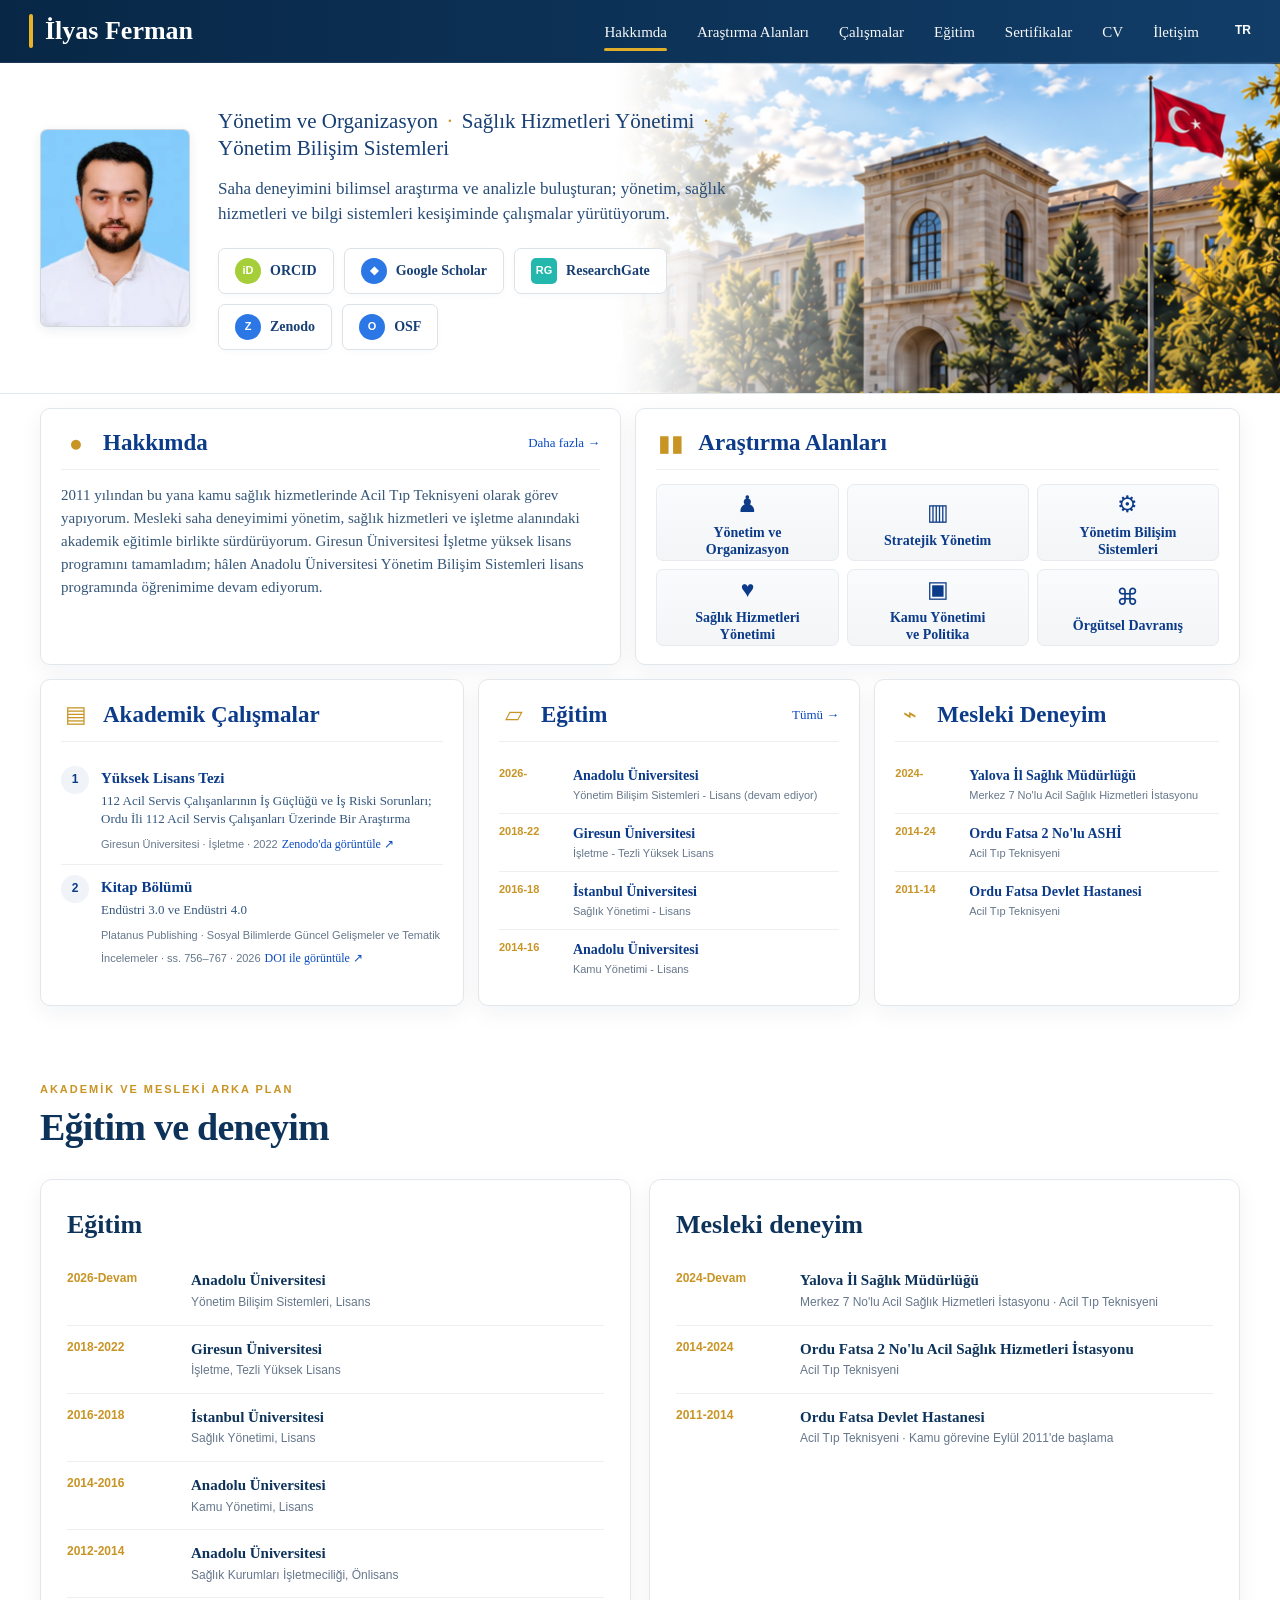
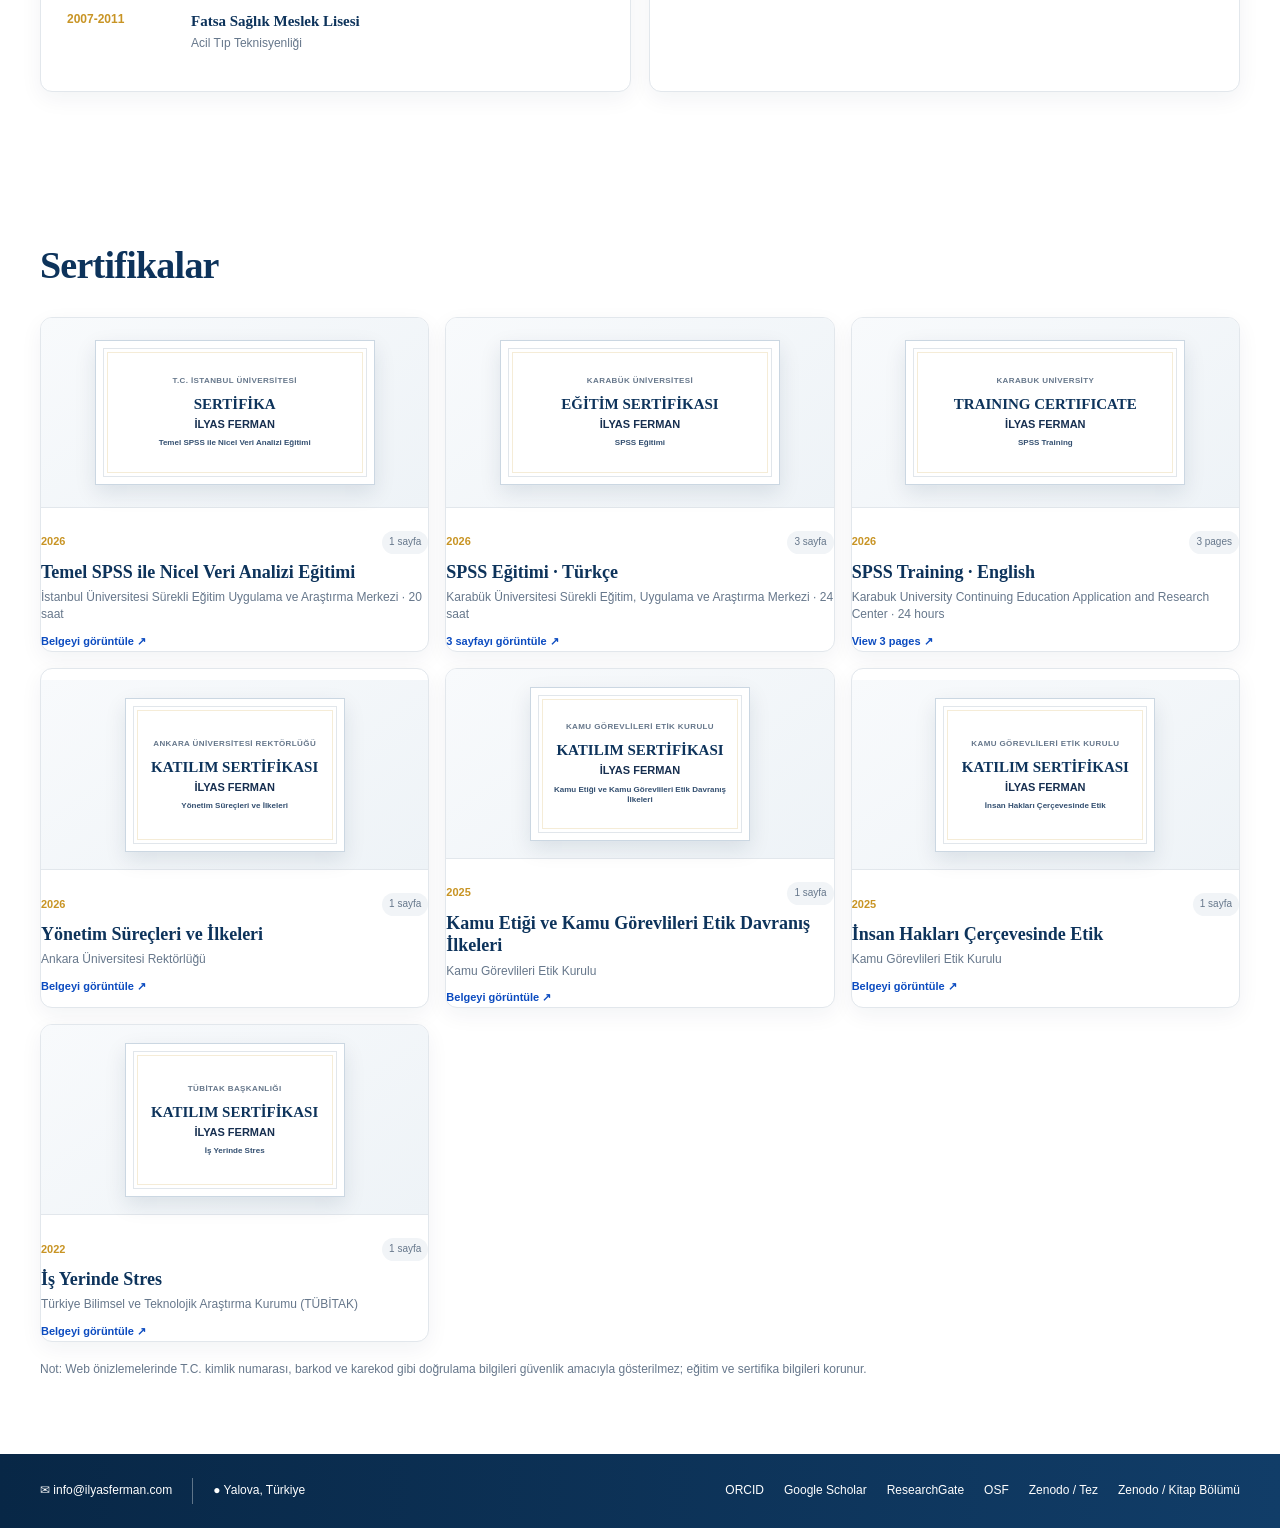
<file: index.html>
<!doctype html>
<html lang="tr">
<head>
  <meta charset="utf-8">
  <meta name="viewport" content="width=device-width, initial-scale=1">
  <title>İlyas Ferman | Yönetim, Sağlık Hizmetleri ve Yönetim Bilişim Sistemleri</title>
  <meta name="description" content="İlyas Ferman'ın akademik ve profesyonel profili. Yönetim ve organizasyon, sağlık hizmetleri yönetimi, yönetim bilişim sistemleri, araştırma alanları, yüksek lisans tezi, kitap bölümleri ve akademik profiller.">
  <meta name="author" content="İlyas Ferman">
  <meta name="robots" content="index,follow,max-image-preview:large">
  <meta name="theme-color" content="#0d335b">
  <link rel="canonical" href="https://ilyasferman.com/">
  <link rel="icon" href="favicon.svg?v=3" type="image/svg+xml">
  <link rel="stylesheet" href="assets/site-final.css">

  <meta property="og:type" content="profile">
  <meta property="og:locale" content="tr_TR">
  <meta property="og:site_name" content="İlyas Ferman">
  <meta property="og:title" content="İlyas Ferman | Akademik ve Profesyonel Profil">
  <meta property="og:description" content="Yönetim ve Organizasyon · Sağlık Hizmetleri Yönetimi · Yönetim Bilişim Sistemleri">
  <meta property="og:url" content="https://ilyasferman.com/">
  <meta property="og:image" content="https://ilyasferman.com/assets/profile-20261122.webp">
  <meta name="twitter:card" content="summary_large_image">

  <script type="application/ld+json">
  {
    "@context": "https://schema.org",
    "@type": "Person",
    "name": "İlyas Ferman",
    "url": "https://ilyasferman.com/",
    "image": "https://ilyasferman.com/assets/profile-20261122.webp",
    "jobTitle": "Acil Tıp Teknisyeni",
    "email": "mailto:info@ilyasferman.com",
    "homeLocation": {"@type":"Place","name":"Yalova, Türkiye"},
    "knowsAbout": [
      "Yönetim ve Organizasyon",
      "Sağlık Hizmetleri Yönetimi",
      "Yönetim Bilişim Sistemleri",
      "Stratejik Yönetim",
      "Örgütsel Davranış",
      "Kamu Yönetimi ve Politika"
    ],
    "sameAs": [
      "https://orcid.org/0000-0003-4844-3508",
      "https://scholar.google.com/citations?user=lYZXEKEAAAAJ&hl=tr",
      "https://www.researchgate.net/profile/Ilyas-Ferman-2",
      "https://osf.io/3gntq/",
      "https://doi.org/10.5281/zenodo.23146579",
      "https://doi.org/10.5281/zenodo.23544985"
    ],
    "alumniOf": [
      {"@type":"CollegeOrUniversity","name":"Giresun Üniversitesi"},
      {"@type":"CollegeOrUniversity","name":"İstanbul Üniversitesi"},
      {"@type":"CollegeOrUniversity","name":"Anadolu Üniversitesi"}
    ]
  }
  </script>
  <script type="application/ld+json">
  {
    "@context":"https://schema.org",
    "@type":"CreativeWork",
    "name":"112 Acil Servis Çalışanlarının İş Güçlüğü ve İş Riski Sorunları; Ordu İli 112 Acil Servis Çalışanları Üzerinde Bir Araştırma",
    "author":{"@type":"Person","name":"İlyas Ferman"},
    "datePublished":"2022",
    "inLanguage":"tr",
    "identifier":"https://doi.org/10.5281/zenodo.23146579",
    "url":"https://doi.org/10.5281/zenodo.23146579"
  }
  </script>
  <script type="application/ld+json">
  {
    "@context":"https://schema.org",
    "@type":"Chapter",
    "name":"Endüstri 3.0 ve Endüstri 4.0",
    "author":{"@type":"Person","name":"İlyas Ferman","sameAs":"https://orcid.org/0000-0003-4844-3508"},
    "datePublished":"2026-10",
    "inLanguage":"tr",
    "identifier":"https://doi.org/10.5281/zenodo.23544985",
    "url":"https://doi.org/10.5281/zenodo.23544985",
    "pagination":"756-767",
    "isPartOf":{
      "@type":"Book",
      "name":"Sosyal Bilimlerde Güncel Gelişmeler ve Tematik İncelemeler",
      "isbn":"978-625-8513-79-0",
      "publisher":{"@type":"Organization","name":"Platanus Publishing"}
    }
  }
  </script>
</head>
<body>
  <a class="skip-link" href="#main">İçeriğe geç</a>

  <header class="site-header">
    <div class="header-inner">
      <a class="brand" href="#top" aria-label="Ana sayfa"><span class="brand-line"></span><span>İlyas Ferman</span></a>
      <button class="menu-toggle" aria-label="Menüyü aç" aria-expanded="false">☰</button>
      <nav class="nav" aria-label="Ana menü">
        <a class="active" href="#hakkimda">Hakkımda</a>
        <a href="#arastirma">Araştırma Alanları</a>
        <a href="#calismalar">Çalışmalar</a>
        <a href="#egitim">Eğitim</a>
        <a href="#sertifikalar">Sertifikalar</a>
        <a class="document-trigger" href="cv/ilyas-ferman-akademik-cv.pdf" data-document="cv/ilyas-ferman-akademik-cv.pdf" data-document-title="İlyas Ferman · Akademik CV">CV</a>
        <a href="#iletisim">İletişim</a>
      </nav>
      <div class="lang" aria-label="Dil"><strong>TR</strong></div>
    </div>
  </header>

  <main id="main">
    <section class="hero" id="top">
      <div class="hero-campus" aria-hidden="true"></div>
      <div class="hero-fade" aria-hidden="true"></div>
      <div class="hero-inner">
        <figure class="profile-frame">
          <img src="assets/profile-20261122.webp" alt="İlyas Ferman portresi" width="400" height="400">
        </figure>
        <div class="hero-copy">
          <p class="hero-tagline">Yönetim ve Organizasyon <span>·</span> Sağlık Hizmetleri Yönetimi <span>·</span> Yönetim Bilişim Sistemleri</p>
          <p class="hero-lead">Saha deneyimini bilimsel araştırma ve analizle buluşturan; yönetim, sağlık hizmetleri ve bilgi sistemleri kesişiminde çalışmalar yürütüyorum.</p>
          <div class="hero-actions" aria-label="Akademik bağlantılar">
            <a class="btn btn-light" href="https://orcid.org/0000-0003-4844-3508" target="_blank" rel="noopener"><span class="logo-dot orcid">iD</span> ORCID</a>
            <a class="btn btn-light" href="https://scholar.google.com/citations?user=lYZXEKEAAAAJ&hl=tr" target="_blank" rel="noopener"><span class="logo-dot scholar">◆</span> Google Scholar</a>
            <a class="btn btn-light" href="https://www.researchgate.net/profile/Ilyas-Ferman-2" target="_blank" rel="noopener"><span class="logo-dot rg">RG</span> ResearchGate</a>
            <a class="btn btn-light" href="https://zenodo.org/search?q=metadata.creators.person_or_org.name%3A%22Ferman%2C%20%C4%B0lyas%22&l=list&p=1&s=10&sort=newest" target="_blank" rel="noopener"><span class="logo-dot scholar">Z</span> Zenodo</a>
            <a class="btn btn-light" href="https://osf.io/3gntq/" target="_blank" rel="noopener"><span class="logo-dot scholar">O</span> OSF</a>
          </div>
        </div>
      </div>
    </section>

    <section class="dashboard" aria-label="Profil özeti">
      <div class="top-grid">
        <article class="card about-card" id="hakkimda">
          <div class="card-head"><div class="head-left"><span class="gold-icon">●</span><h2>Hakkımda</h2></div><a href="#egitim">Daha fazla <span>→</span></a></div>
          <p>2011 yılından bu yana kamu sağlık hizmetlerinde Acil Tıp Teknisyeni olarak görev yapıyorum. Mesleki saha deneyimimi yönetim, sağlık hizmetleri ve işletme alanındaki akademik eğitimle birlikte sürdürüyorum. Giresun Üniversitesi İşletme yüksek lisans programını tamamladım; hâlen Anadolu Üniversitesi Yönetim Bilişim Sistemleri lisans programında öğrenimime devam ediyorum.</p>
        </article>

        <article class="card research-card" id="arastirma">
          <div class="card-head"><div class="head-left"><span class="gold-icon">▮▮</span><h2>Araştırma Alanları</h2></div></div>
          <div class="research-grid">
            <div><span class="tile-icon">♟</span><strong>Yönetim ve<br>Organizasyon</strong></div>
            <div><span class="tile-icon">▥</span><strong>Stratejik Yönetim</strong></div>
            <div><span class="tile-icon">⚙</span><strong>Yönetim Bilişim<br>Sistemleri</strong></div>
            <div><span class="tile-icon">♥</span><strong>Sağlık Hizmetleri<br>Yönetimi</strong></div>
            <div><span class="tile-icon">▣</span><strong>Kamu Yönetimi<br>ve Politika</strong></div>
            <div><span class="tile-icon">⌘</span><strong>Örgütsel Davranış</strong></div>
          </div>
        </article>
      </div>

      <div class="bottom-grid" id="calismalar">
        <article class="card list-card thesis-card">
          <div class="card-head"><div class="head-left"><span class="gold-icon">▤</span><h2>Akademik Çalışmalar</h2></div></div>
          <div class="numbered-row">
            <span class="num">1</span>
            <div>
              <strong>Yüksek Lisans Tezi</strong>
              <p>112 Acil Servis Çalışanlarının İş Güçlüğü ve İş Riski Sorunları; Ordu İli 112 Acil Servis Çalışanları Üzerinde Bir Araştırma</p>
              <small>Giresun Üniversitesi · İşletme · 2022</small>
              <a class="inline-link" href="https://doi.org/10.5281/zenodo.23146579" target="_blank" rel="noopener">Zenodo'da görüntüle ↗</a>
            </div>
          </div>
          <div class="numbered-row">
            <span class="num">2</span>
            <div>
              <strong>Kitap Bölümü</strong>
              <p>Endüstri 3.0 ve Endüstri 4.0</p>
              <small>Platanus Publishing · Sosyal Bilimlerde Güncel Gelişmeler ve Tematik İncelemeler · ss. 756–767 · 2026</small>
              <a class="inline-link" href="https://doi.org/10.5281/zenodo.23544985" target="_blank" rel="noopener">DOI ile görüntüle ↗</a>
            </div>
          </div>
        </article>

        <article class="card list-card" id="egitim">
          <div class="card-head"><div class="head-left"><span class="gold-icon">▱</span><h2>Eğitim</h2></div><a href="#education-detail">Tümü <span>→</span></a></div>
          <div class="compact-list">
            <div><span>2026-</span><p><strong>Anadolu Üniversitesi</strong><small>Yönetim Bilişim Sistemleri - Lisans (devam ediyor)</small></p></div>
            <div><span>2018-22</span><p><strong>Giresun Üniversitesi</strong><small>İşletme - Tezli Yüksek Lisans</small></p></div>
            <div><span>2016-18</span><p><strong>İstanbul Üniversitesi</strong><small>Sağlık Yönetimi - Lisans</small></p></div>
            <div><span>2014-16</span><p><strong>Anadolu Üniversitesi</strong><small>Kamu Yönetimi - Lisans</small></p></div>
          </div>
        </article>

        <article class="card list-card">
          <div class="card-head"><div class="head-left"><span class="gold-icon">⌁</span><h2>Mesleki Deneyim</h2></div></div>
          <div class="compact-list experience">
            <div><span>2024-</span><p><strong>Yalova İl Sağlık Müdürlüğü</strong><small>Merkez 7 No'lu Acil Sağlık Hizmetleri İstasyonu</small></p></div>
            <div><span>2014-24</span><p><strong>Ordu Fatsa 2 No'lu ASHİ</strong><small>Acil Tıp Teknisyeni</small></p></div>
            <div><span>2011-14</span><p><strong>Ordu Fatsa Devlet Hastanesi</strong><small>Acil Tıp Teknisyeni</small></p></div>
          </div>
        </article>
      </div>
    </section>

    <section class="detail-section" id="education-detail">
      <div class="section-title"><p>AKADEMİK VE MESLEKİ ARKA PLAN</p><h2>Eğitim ve deneyim</h2></div>
      <div class="detail-grid">
        <article class="detail-panel">
          <h3>Eğitim</h3>
          <div class="timeline-list">
            <div><span>2026-Devam</span><p><strong>Anadolu Üniversitesi</strong><small>Yönetim Bilişim Sistemleri, Lisans</small></p></div>
            <div><span>2018-2022</span><p><strong>Giresun Üniversitesi</strong><small>İşletme, Tezli Yüksek Lisans</small></p></div>
            <div><span>2016-2018</span><p><strong>İstanbul Üniversitesi</strong><small>Sağlık Yönetimi, Lisans</small></p></div>
            <div><span>2014-2016</span><p><strong>Anadolu Üniversitesi</strong><small>Kamu Yönetimi, Lisans</small></p></div>
            <div><span>2012-2014</span><p><strong>Anadolu Üniversitesi</strong><small>Sağlık Kurumları İşletmeciliği, Önlisans</small></p></div>
            <div><span>2007-2011</span><p><strong>Fatsa Sağlık Meslek Lisesi</strong><small>Acil Tıp Teknisyenliği</small></p></div>
          </div>
        </article>
        <article class="detail-panel">
          <h3>Mesleki deneyim</h3>
          <div class="timeline-list">
            <div><span>2024-Devam</span><p><strong>Yalova İl Sağlık Müdürlüğü</strong><small>Merkez 7 No'lu Acil Sağlık Hizmetleri İstasyonu · Acil Tıp Teknisyeni</small></p></div>
            <div><span>2014-2024</span><p><strong>Ordu Fatsa 2 No'lu Acil Sağlık Hizmetleri İstasyonu</strong><small>Acil Tıp Teknisyeni</small></p></div>
            <div><span>2011-2014</span><p><strong>Ordu Fatsa Devlet Hastanesi</strong><small>Acil Tıp Teknisyeni · Kamu görevine Eylül 2011'de başlama</small></p></div>
          </div>
        </article>
      </div>
    </section>
    <section class="detail-section" id="sertifikalar">
      <div class="section-title"><h2>Sertifikalar</h2></div>
      <div class="certificate-grid">
        <button class="certificate-card certificate-trigger" type="button" data-template="cert-istanbul" data-title="Temel SPSS ile Nicel Veri Analizi Eğitimi">
          <span class="cert-preview"><span class="cert-sheet landscape"><span class="mini-inst">T.C. İstanbul Üniversitesi</span><span class="mini-cert">SERTİFİKA</span><span class="mini-name">İLYAS FERMAN</span><span class="mini-course">Temel SPSS ile Nicel Veri Analizi Eğitimi</span></span></span>
          <span class="cert-meta"><span class="cert-meta-top"><span class="cert-year">2026</span><span class="cert-pages">1 sayfa</span></span><h3>Temel SPSS ile Nicel Veri Analizi Eğitimi</h3><p>İstanbul Üniversitesi Sürekli Eğitim Uygulama ve Araştırma Merkezi · 20 saat</p><span class="cert-open">Belgeyi görüntüle ↗</span></span>
        </button>
        <button class="certificate-card certificate-trigger" type="button" data-template="cert-kasem-tr" data-title="SPSS Eğitimi · Türkçe">
          <span class="cert-preview"><span class="cert-sheet landscape"><span class="mini-inst">Karabük Üniversitesi</span><span class="mini-cert">EĞİTİM SERTİFİKASI</span><span class="mini-name">İLYAS FERMAN</span><span class="mini-course">SPSS Eğitimi</span></span></span>
          <span class="cert-meta"><span class="cert-meta-top"><span class="cert-year">2026</span><span class="cert-pages">3 sayfa</span></span><h3>SPSS Eğitimi · Türkçe</h3><p>Karabük Üniversitesi Sürekli Eğitim, Uygulama ve Araştırma Merkezi · 24 saat</p><span class="cert-open">3 sayfayı görüntüle ↗</span></span>
        </button>
        <button class="certificate-card certificate-trigger" type="button" data-template="cert-kasem-en" data-title="SPSS Training · English">
          <span class="cert-preview"><span class="cert-sheet landscape"><span class="mini-inst">Karabuk University</span><span class="mini-cert">TRAINING CERTIFICATE</span><span class="mini-name">İLYAS FERMAN</span><span class="mini-course">SPSS Training</span></span></span>
          <span class="cert-meta"><span class="cert-meta-top"><span class="cert-year">2026</span><span class="cert-pages">3 pages</span></span><h3>SPSS Training · English</h3><p>Karabuk University Continuing Education Application and Research Center · 24 hours</p><span class="cert-open">View 3 pages ↗</span></span>
        </button>
        <button class="certificate-card certificate-trigger" type="button" data-template="cert-yonetim" data-title="Yönetim Süreçleri ve İlkeleri">
          <span class="cert-preview"><span class="cert-sheet"><span class="mini-inst">Ankara Üniversitesi Rektörlüğü</span><span class="mini-cert">KATILIM SERTİFİKASI</span><span class="mini-name">İLYAS FERMAN</span><span class="mini-course">Yönetim Süreçleri ve İlkeleri</span></span></span>
          <span class="cert-meta"><span class="cert-meta-top"><span class="cert-year">2026</span><span class="cert-pages">1 sayfa</span></span><h3>Yönetim Süreçleri ve İlkeleri</h3><p>Ankara Üniversitesi Rektörlüğü</p><span class="cert-open">Belgeyi görüntüle ↗</span></span>
        </button>
        <button class="certificate-card certificate-trigger" type="button" data-template="cert-kamu" data-title="Kamu Etiği ve Kamu Görevlileri Etik Davranış İlkeleri">
          <span class="cert-preview"><span class="cert-sheet"><span class="mini-inst">Kamu Görevlileri Etik Kurulu</span><span class="mini-cert">KATILIM SERTİFİKASI</span><span class="mini-name">İLYAS FERMAN</span><span class="mini-course">Kamu Etiği ve Kamu Görevlileri Etik Davranış İlkeleri</span></span></span>
          <span class="cert-meta"><span class="cert-meta-top"><span class="cert-year">2025</span><span class="cert-pages">1 sayfa</span></span><h3>Kamu Etiği ve Kamu Görevlileri Etik Davranış İlkeleri</h3><p>Kamu Görevlileri Etik Kurulu</p><span class="cert-open">Belgeyi görüntüle ↗</span></span>
        </button>
        <button class="certificate-card certificate-trigger" type="button" data-template="cert-insan" data-title="İnsan Hakları Çerçevesinde Etik">
          <span class="cert-preview"><span class="cert-sheet"><span class="mini-inst">Kamu Görevlileri Etik Kurulu</span><span class="mini-cert">KATILIM SERTİFİKASI</span><span class="mini-name">İLYAS FERMAN</span><span class="mini-course">İnsan Hakları Çerçevesinde Etik</span></span></span>
          <span class="cert-meta"><span class="cert-meta-top"><span class="cert-year">2025</span><span class="cert-pages">1 sayfa</span></span><h3>İnsan Hakları Çerçevesinde Etik</h3><p>Kamu Görevlileri Etik Kurulu</p><span class="cert-open">Belgeyi görüntüle ↗</span></span>
        </button>
        <button class="certificate-card certificate-trigger" type="button" data-template="cert-stres" data-title="İş Yerinde Stres">
          <span class="cert-preview"><span class="cert-sheet"><span class="mini-inst">TÜBİTAK Başkanlığı</span><span class="mini-cert">KATILIM SERTİFİKASI</span><span class="mini-name">İLYAS FERMAN</span><span class="mini-course">İş Yerinde Stres</span></span></span>
          <span class="cert-meta"><span class="cert-meta-top"><span class="cert-year">2022</span><span class="cert-pages">1 sayfa</span></span><h3>İş Yerinde Stres</h3><p>Türkiye Bilimsel ve Teknolojik Araştırma Kurumu (TÜBİTAK)</p><span class="cert-open">Belgeyi görüntüle ↗</span></span>
        </button>
      </div>
      <p class="privacy-note">Not: Web önizlemelerinde T.C. kimlik numarası, barkod ve karekod gibi doğrulama bilgileri güvenlik amacıyla gösterilmez; eğitim ve sertifika bilgileri korunur.</p>
    </section>
  </main>

  <footer class="footer" id="iletisim">
    <div class="footer-inner">
      <div class="footer-contact">
        <a href="https://mail.google.com/mail/?view=cm&fs=1&to=info%40ilyasferman.com&su=Web%20Sitesi%20%C3%9Czerinden%20%C4%B0leti%C5%9Fim" target="_blank" rel="noopener" class="footer-item"><span>✉</span> info@ilyasferman.com</a>
        <span class="footer-divider"></span>
        <span class="footer-item"><span>●</span> Yalova, Türkiye</span>
      </div>
      <div class="footer-links">
        <a href="https://orcid.org/0000-0003-4844-3508" target="_blank" rel="noopener">ORCID</a>
        <a href="https://scholar.google.com/citations?user=lYZXEKEAAAAJ&hl=tr" target="_blank" rel="noopener">Google Scholar</a>
        <a href="https://www.researchgate.net/profile/Ilyas-Ferman-2" target="_blank" rel="noopener">ResearchGate</a>
        <a href="https://osf.io/3gntq/" target="_blank" rel="noopener">OSF</a>
        <a href="https://doi.org/10.5281/zenodo.23146579" target="_blank" rel="noopener">Zenodo / Tez</a>
        <a href="https://doi.org/10.5281/zenodo.23544985" target="_blank" rel="noopener">Zenodo / Kitap Bölümü</a>
      </div>
    </div>
  </footer>

  <div class="document-modal" id="document-modal" hidden aria-hidden="true">
    <div class="document-dialog" role="dialog" aria-modal="true" aria-labelledby="document-title">
      <div class="document-toolbar">
        <strong id="document-title">Belge</strong>
        <span class="toolbar-spacer"></span>
        <a class="document-newtab" id="document-newtab" href="#" target="_blank" rel="noopener">Yeni sekmede aç ↗</a>
        <button class="document-close" type="button" aria-label="Belgeyi kapat">×</button>
      </div>
      <div class="document-body">
        <iframe class="document-frame" id="document-frame" title="Belge görüntüleyici" hidden></iframe>
        <div class="document-html" id="document-html" hidden></div>
      </div>
    </div>
  </div>

  <template id="cert-istanbul">
    <div class="document-privacy">Web kopyasında T.C. kimlik numarası, barkod ve karekod bilgileri güvenlik amacıyla gösterilmemektedir.</div>
    <section class="certificate-page landscape">
      <p class="issuer">T.C. İstanbul Üniversitesi · Sürekli Eğitim Uygulama ve Araştırma Merkezi</p>
      <h2>SERTİFİKA</h2>
      <p class="recipient">İLYAS FERMAN</p>
      <p class="body-copy">İstanbul Üniversitesi Sürekli Eğitim Uygulama ve Araştırma Merkezi tarafından gerçekleştirilen 20 saatlik sertifika programını tamamlayarak bu belgeyi almaya hak kazanmıştır.</p>
      <p class="course">TEMEL SPSS İLE NİCEL VERİ ANALİZİ EĞİTİMİ</p>
      <p class="details">Eğitim tarihi: 18.02.2026 – 15.03.2026<br>Tanzim tarihi: 16.03.2026</p>
      <div class="signatures"><div></div><div><strong>Prof. Dr. Aslı Beyhan Acar</strong><br>Müdür</div></div>
      <span class="page-label">1 / 1</span>
    </section>
  </template>

  <template id="cert-kasem-tr">
    <div class="document-privacy">Web kopyasında T.C. kimlik numarası, barkod ve karekod bilgileri güvenlik amacıyla gösterilmemektedir. Üç sayfanın tamamı aşağıdadır.</div>
    <section class="certificate-page landscape">
      <p class="issuer">Karabük Üniversitesi · Sürekli Eğitim, Uygulama ve Araştırma Merkezi</p>
      <h2>EĞİTİM SERTİFİKASI</h2>
      <p class="recipient">İLYAS FERMAN</p>
      <p class="body-copy">Karabük Üniversitesi Sürekli Eğitim, Uygulama ve Araştırma Merkezi tarafından 24 saat gerçekleştirilen eğitimi tamamlayarak bu belgeyi almaya hak kazanmıştır.</p>
      <p class="course">SPSS Eğitimi</p>
      <p class="details">Eğitim tarihi: 25.02.2026 – 21.03.2026<br>Tanzim tarihi: 21.03.2026</p>
      <div class="signatures"><div><strong>Doç. Dr. Hakan Vargün</strong><br>Müdür</div><div><strong>Prof. Dr. Fatih Kırışık</strong><br>Rektör</div></div>
      <span class="page-label">1 / 3</span>
    </section>
    <section class="certificate-page landscape transcript-page">
      <p class="issuer">Karabük Üniversitesi</p><h2>TRANSKRİPT ve İÇERİK BELGESİ</h2>
      <p class="details">Adı Soyadı: İlyas Ferman · Eğitim Adı: SPSS Eğitimi · Toplam Süre: 24 saat · Tanzim Tarihi: 21.03.2026</p>
      <div class="topic-grid">
        <span>Temel İstatistik Bilgileri</span><span>Anket Verilerine Bakış</span><span>Evren ve Örneklem</span><span>Betimsel ve Çıkarımsal İstatistik</span><span>Değişken, Sabit Parametre</span><span>Bağımlı Bağımsız Değişken</span><span>Ölçüm Düzeyleri</span><span>Sınıflama (Nominal) Ölçek</span><span>Sıralama (Ordinal) Ölçek</span><span>Eşit Aralıklı (Interval) Ölçek</span><span>Temel İstatistiksel Kavramlar</span><span>Ortalama</span><span>Mod</span><span>Medyan</span><span>Standart Sapma</span><span>Varyans</span><span>Korelasyon</span><span>Kovaryans</span><span>Normal Dağılım</span><span>Hipotez Testleri</span><span>Hipotez Testinin Aşamaları</span><span>Programının Arayüzünün Tanıtılması</span><span>Programdaki Menüler</span><span>Çalışma Dosyasının Kaydedilmesi ve Açılması</span><span>Programda Değişken Görünümü ve Veri Görünümü</span><span>Değişken Oluşturma ve Değişkene Özel Ayarlar</span><span>Veri Etkiletlerinin Girilmesi</span><span>Kategorik Değişkenlere İlişkin Kategori İsimlerinin Atanması</span><span>Değişkenin Ölçme Düzeyinin Atanması</span><span>Atanan Değişkene İlişkin Veri Girişi</span><span>Sürekli Değişkenlerin Kategorik Değişkene Dönüştürülmesi</span><span>Görsel Gruplama</span>
      </div>
      <span class="page-label">2 / 3</span>
    </section>
    <section class="certificate-page landscape transcript-page">
      <p class="issuer">Karabük Üniversitesi</p><h2>TRANSKRİPT ve İÇERİK BELGESİ</h2>
      <div class="topic-grid">
        <span>Görsel Gruplama</span><span>Gözlem ve Değişken Erişimi</span><span>Gözlem ve Frekans İlave Etme</span><span>Değişkenleri Artan ve Azalan Olarak Sıralama</span><span>Alt Küme Olarak Belirli Koşulla Gözlem Seçme</span><span>Gözlemleri Ağırlıklandırma</span><span>Kategorik Değişkenleri Yeniden Kodlayarak Birleştirme</span><span>Değişkenlerden Yeni Değişken Üretmek</span><span>Ölçek Hesaplamaları</span><span>Anket Verilerinin Güvenilirliğinin Analizi</span><span>Çapraz Tablolar Oluşturmak</span><span>Frekans Tabloları Oluşturmak</span><span>Betimsel İstatistikler Elde Etmek</span><span>Normal Dağılım Testlerine İlişkin Hipotezlerin Kurulması</span><span>Normal Dağılım Testi</span><span>Grup Ortalamalarının Testi</span><span>Tek Örneklem T Testi</span><span>Bağımsız Örneklem T Testi</span><span>Parametrik Olmayan Bağımsız Örneklem Testi (Mann Whitney U)</span>
      </div>
      <div class="signatures"><div><strong>Doç. Dr. Hakan Vargün</strong><br>Müdür</div><div><strong>Prof. Dr. Fatih Kırışık</strong><br>Rektör</div></div>
      <span class="page-label">3 / 3</span>
    </section>
  </template>

  <template id="cert-kasem-en">
    <div class="document-privacy">Turkish ID number, barcode and QR verification data are hidden in the public web copy. All three pages are shown below.</div>
    <section class="certificate-page landscape">
      <p class="issuer">Karabuk University · Continuing Education Application and Research Center</p>
      <h2>TRAINING CERTIFICATE</h2>
      <p class="recipient">İLYAS FERMAN</p>
      <p class="body-copy">This document is given to the person who has successfully completed the Karabuk University Continuing Education Application and Research Center training program. The training program lasted 24 hours.</p>
      <p class="course">SPSS Training</p>
      <p class="details">Training date: 25.02.2026 – 21.03.2026<br>Issued date: 21.03.2026</p>
      <div class="signatures"><div><strong>Assoc. Prof. Dr. Hakan Vargün</strong><br>Manager</div><div><strong>Prof. Dr. Fatih Kırışık</strong><br>Rector</div></div>
      <span class="page-label">1 / 3</span>
    </section>
    <section class="certificate-page landscape transcript-page">
      <p class="issuer">Karabuk University</p><h2>TRANSCRIPT and CONTENT DOCUMENT</h2>
      <p class="details">Name Surname: İlyas Ferman · Education Name: SPSS Training · Total Time: 24 · Issued Date: 21.03.2026</p>
      <div class="topic-grid">
        <span>Basic Statistical Information</span><span>A Look at Survey Data</span><span>Population and Sample</span><span>Descriptive and Inferential Statistics</span><span>Variable, Fixed Parameter</span><span>Dependent Independent Variable</span><span>Measurement Levels</span><span>Classification (Nominal) Scale</span><span>Ordinal Scale</span><span>Interval Scale</span><span>Basic Statistical Concepts</span><span>Average</span><span>Mode</span><span>Median</span><span>Standard Deviation</span><span>Variance</span><span>Correlation</span><span>Covariance</span><span>Normal Distribution</span><span>Hypothesis Tests</span><span>Stages of Hypothesis Testing</span><span>Introducing the Interface of the Program</span><span>Menus in the Program</span><span>Saving and Opening the Work File</span><span>Variable View and Data View in Program</span><span>Creating a Variable and Variable-Specific Settings</span><span>Entering Data Effects</span><span>Assigning Category Names to Categorical Variables</span><span>Assigning the Measurement Level of the Variable</span><span>Data Entry for Assigned Variable</span><span>Converting Continuous Variables to Categorical Variables</span><span>Visual Grouping</span>
      </div>
      <span class="page-label">2 / 3</span>
    </section>
    <section class="certificate-page landscape transcript-page">
      <p class="issuer">Karabuk University</p><h2>TRANSCRIPT and CONTENT DOCUMENT</h2>
      <div class="topic-grid">
        <span>Visual Grouping</span><span>Observation and Variable Access</span><span>Observing and Adding Frequencies</span><span>Sorting Variables Ascending and Descending</span><span>Selecting Observations as a Subset with Specific Conditions</span><span>Weighting Observations</span><span>Combining Categorical Variables by Recoding</span><span>Creating New Variables from Variables</span><span>Scale Calculations</span><span>Analysis of Reliability of Survey Data</span><span>Creating Crosstabs</span><span>Creating Frequency Tables</span><span>Obtaining Descriptive Statistics</span><span>Establishing Hypotheses Regarding Normal Distribution Tests</span><span>Normal Distribution Test</span><span>Test of Group Means</span><span>One Sample T Test</span><span>Independent Sample T Test</span><span>Nonparametric Independent Sample Test (Mann Whitney U)</span>
      </div>
      <div class="signatures"><div><strong>Assoc. Prof. Dr. Hakan Vargün</strong><br>Manager</div><div><strong>Prof. Dr. Fatih Kırışık</strong><br>Rector</div></div>
      <span class="page-label">3 / 3</span>
    </section>
  </template>

  <template id="cert-yonetim">
    <div class="document-privacy">Web kopyasında belge doğrulama ve kimlik bilgileri güvenlik amacıyla gösterilmemektedir.</div>
    <section class="certificate-page">
      <p class="issuer">Ankara Üniversitesi Rektörlüğü</p><h2>KATILIM SERTİFİKASI</h2><p class="recipient">İLYAS FERMAN</p><p class="body-copy">Ankara Üniversitesi Rektörlüğü tarafından hazırlanan eğitimi tamamlayarak bu belgeyi almaya hak kazanmıştır.</p><p class="course">Yönetim Süreçleri ve İlkeleri</p><span class="page-label">1 / 1</span>
    </section>
  </template>
  <template id="cert-kamu">
    <div class="document-privacy">Web kopyasında belge doğrulama ve kimlik bilgileri güvenlik amacıyla gösterilmemektedir.</div>
    <section class="certificate-page">
      <p class="issuer">Kamu Görevlileri Etik Kurulu</p><h2>KATILIM SERTİFİKASI</h2><p class="recipient">İLYAS FERMAN</p><p class="body-copy">Kamu Görevlileri Etik Kurulu tarafından hazırlanan eğitimi tamamlayarak bu belgeyi almaya hak kazanmıştır.</p><p class="course">Kamu Etiği ve Kamu Görevlileri Etik Davranış İlkeleri</p><span class="page-label">1 / 1</span>
    </section>
  </template>
  <template id="cert-insan">
    <div class="document-privacy">Web kopyasında belge doğrulama ve kimlik bilgileri güvenlik amacıyla gösterilmemektedir.</div>
    <section class="certificate-page">
      <p class="issuer">Kamu Görevlileri Etik Kurulu</p><h2>KATILIM SERTİFİKASI</h2><p class="recipient">İLYAS FERMAN</p><p class="body-copy">Kamu Görevlileri Etik Kurulu tarafından hazırlanan eğitimi tamamlayarak bu belgeyi almaya hak kazanmıştır.</p><p class="course">İnsan Hakları Çerçevesinde Etik</p><span class="page-label">1 / 1</span>
    </section>
  </template>
  <template id="cert-stres">
    <div class="document-privacy">Web kopyasında belge doğrulama ve kimlik bilgileri güvenlik amacıyla gösterilmemektedir.</div>
    <section class="certificate-page">
      <p class="issuer">Türkiye Bilimsel ve Teknolojik Araştırma Kurumu Başkanlığı</p><h2>KATILIM SERTİFİKASI</h2><p class="recipient">İLYAS FERMAN</p><p class="body-copy">Türkiye Bilimsel ve Teknolojik Araştırma Kurumu Başkanlığı tarafından hazırlanan eğitimi tamamlayarak bu belgeyi almaya hak kazanmıştır.</p><p class="course">İş Yerinde Stres</p><span class="page-label">1 / 1</span>
    </section>
  </template>

  <script>
    const toggle = document.querySelector('.menu-toggle');
    const nav = document.querySelector('.nav');
    toggle.addEventListener('click', () => {
      const open = nav.classList.toggle('open');
      toggle.setAttribute('aria-expanded', String(open));
    });
    document.querySelectorAll('.nav a').forEach(a => a.addEventListener('click', () => {
      nav.classList.remove('open'); toggle.setAttribute('aria-expanded','false');
    }));

    const modal = document.getElementById('document-modal');
    const modalTitle = document.getElementById('document-title');
    const frame = document.getElementById('document-frame');
    const htmlViewer = document.getElementById('document-html');
    const newTab = document.getElementById('document-newtab');
    const closeButton = modal.querySelector('.document-close');

    function openModal(title){
      modalTitle.textContent = title || 'Belge';
      modal.hidden = false;
      modal.setAttribute('aria-hidden','false');
      document.body.classList.add('modal-open');
      closeButton.focus();
    }
    function closeModal(){
      modal.hidden = true;
      modal.setAttribute('aria-hidden','true');
      document.body.classList.remove('modal-open');
      frame.src = 'about:blank';
      frame.hidden = true;
      htmlViewer.hidden = true;
      htmlViewer.replaceChildren();
    }
    document.querySelectorAll('.document-trigger').forEach(button => button.addEventListener('click', event => {
      event.preventDefault();
      const src = button.dataset.document;
      frame.src = src + '#view=FitH';
      frame.hidden = false;
      htmlViewer.hidden = true;
      newTab.href = src;
      newTab.hidden = false;
      openModal(button.dataset.documentTitle);
    }));
    document.querySelectorAll('.certificate-trigger').forEach(button => button.addEventListener('click', () => {
      const template = document.getElementById(button.dataset.template);
      htmlViewer.replaceChildren(template.content.cloneNode(true));
      htmlViewer.hidden = false;
      frame.hidden = true;
      newTab.hidden = true;
      openModal(button.dataset.title);
    }));
    const queryParams = new URLSearchParams(window.location.search);
    const requestedCertificate = queryParams.get('cert');
    let restoreCvOnClose = Boolean(requestedCertificate);

    function restoreCv(){
      htmlViewer.hidden = true;
      htmlViewer.replaceChildren();
      frame.src = 'cv/ilyas-ferman-akademik-cv.pdf#page=2&view=FitH';
      frame.hidden = false;
      newTab.href = 'cv/ilyas-ferman-akademik-cv.pdf';
      newTab.hidden = false;
      modalTitle.textContent = 'İlyas Ferman · Akademik CV';
      restoreCvOnClose = false;
      history.replaceState(null, '', window.location.pathname);
      openModal('İlyas Ferman · Akademik CV');
    }

    if(requestedCertificate){
      frame.src = 'cv/ilyas-ferman-akademik-cv.pdf#page=2&view=FitH';
      const certificateButton = document.querySelector('.certificate-trigger[data-template="' + requestedCertificate + '"]');
      if(certificateButton) setTimeout(() => certificateButton.click(), 0);
    }

    function handleDocumentClose(){
      if(restoreCvOnClose && !htmlViewer.hidden){
        restoreCv();
        return;
      }
      closeModal();
    }

    closeButton.addEventListener('click', handleDocumentClose);
    modal.addEventListener('click', event => { if(event.target === modal) handleDocumentClose(); });
    document.addEventListener('keydown', event => { if(event.key === 'Escape' && !modal.hidden) handleDocumentClose(); });
  </script>
</body>
</html>
</file>
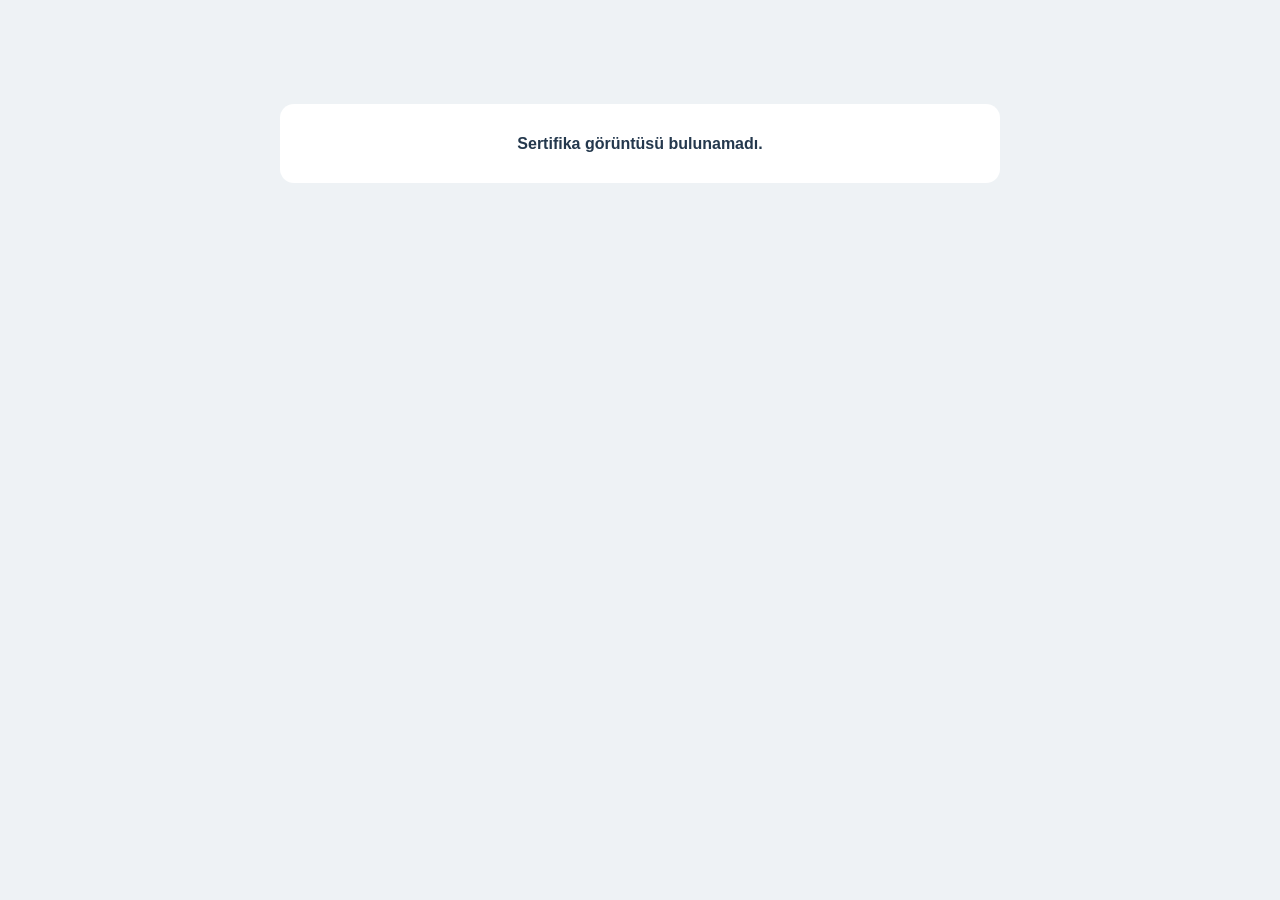
<file: certificate.html>
<!doctype html>
<html lang="tr">
<head>
  <meta charset="utf-8">
  <meta name="viewport" content="width=device-width, initial-scale=1">
  <title>Sertifika | İlyas Ferman</title>
  <meta name="robots" content="noindex,follow">
  <link rel="stylesheet" href="assets/site-final.css">
  <style>
    html,body{margin:0;min-height:100%;background:#eef2f5}
    body{padding:24px;font-family:Arial,sans-serif}
    .certificate-only{max-width:1120px;margin:0 auto}
    .certificate-only .document-privacy{margin:0 0 12px}
    .certificate-only .certificate-page{margin:0 auto 22px;box-shadow:0 12px 38px rgba(13,51,91,.16)}
    .certificate-error{max-width:720px;margin:80px auto;padding:28px;background:#fff;border-radius:14px;color:#24384d;text-align:center}
    @media (max-width:700px){body{padding:10px}.certificate-only .certificate-page{transform-origin:top center}}
  </style>
</head>
<body>
  <main id="certificate-viewer" class="certificate-only" aria-live="polite"></main>
  <script>
    const params = new URLSearchParams(location.search);
    const certId = params.get('cert');
    const viewer = document.getElementById('certificate-viewer');
    const titles = {
      'cert-istanbul':'Temel SPSS ile Nicel Veri Analizi Eğitimi',
      'cert-kasem-tr':'SPSS Eğitimi · Türkçe',
      'cert-kasem-en':'SPSS Training · English',
      'cert-yonetim':'Yönetim Süreçleri ve İlkeleri',
      'cert-kamu':'Kamu Etiği ve Kamu Görevlileri Etik Davranış İlkeleri',
      'cert-insan':'İnsan Hakları Çerçevesinde Etik',
      'cert-stres':'İş Yerinde Stres'
    };
    if (titles[certId]) document.title = titles[certId] + ' | İlyas Ferman';
    fetch('index.html', {cache:'no-store'})
      .then(r => r.text())
      .then(html => {
        const doc = new DOMParser().parseFromString(html, 'text/html');
        const template = certId ? doc.getElementById(certId) : null;
        if (!template || template.tagName !== 'TEMPLATE') throw new Error('not-found');
        viewer.replaceChildren(template.content.cloneNode(true));
      })
      .catch(() => {
        viewer.innerHTML = '<div class="certificate-error"><strong>Sertifika görüntüsü bulunamadı.</strong></div>';
      });
  </script>
</body>
</html>
</file>
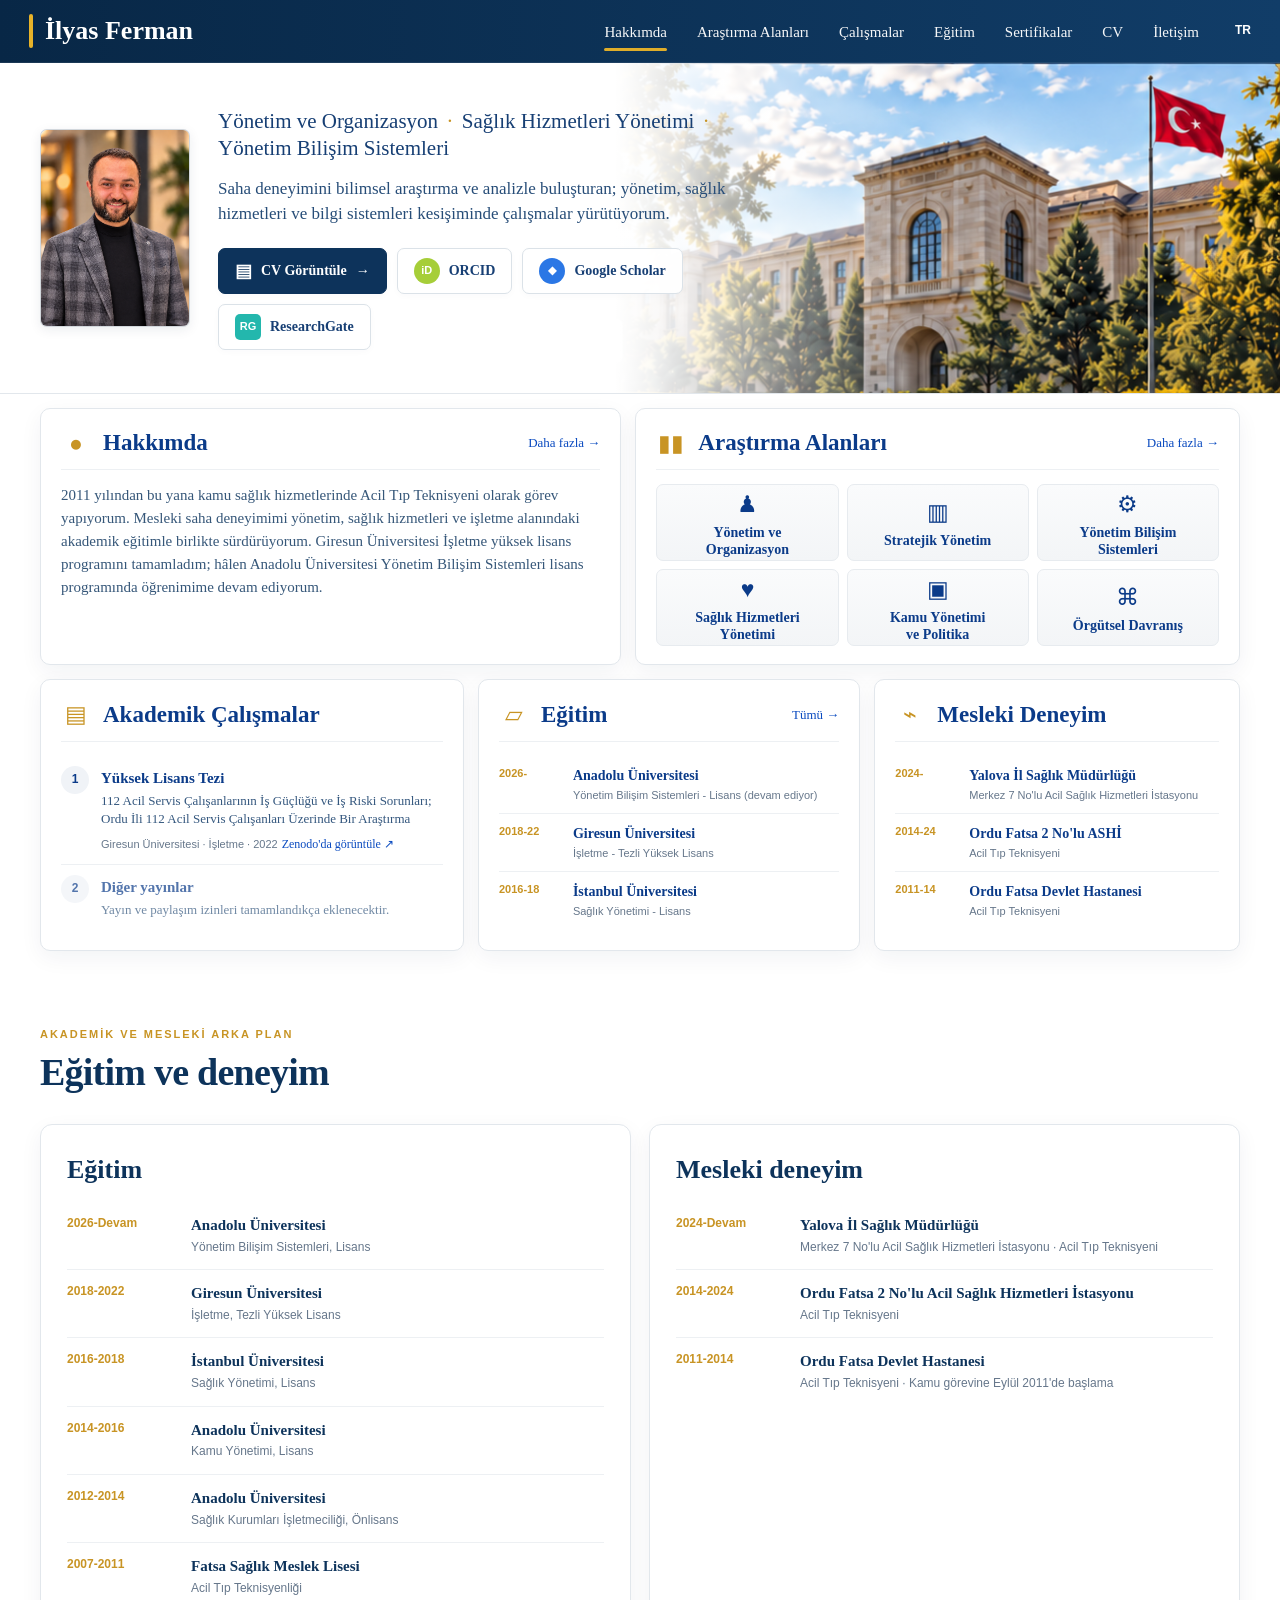
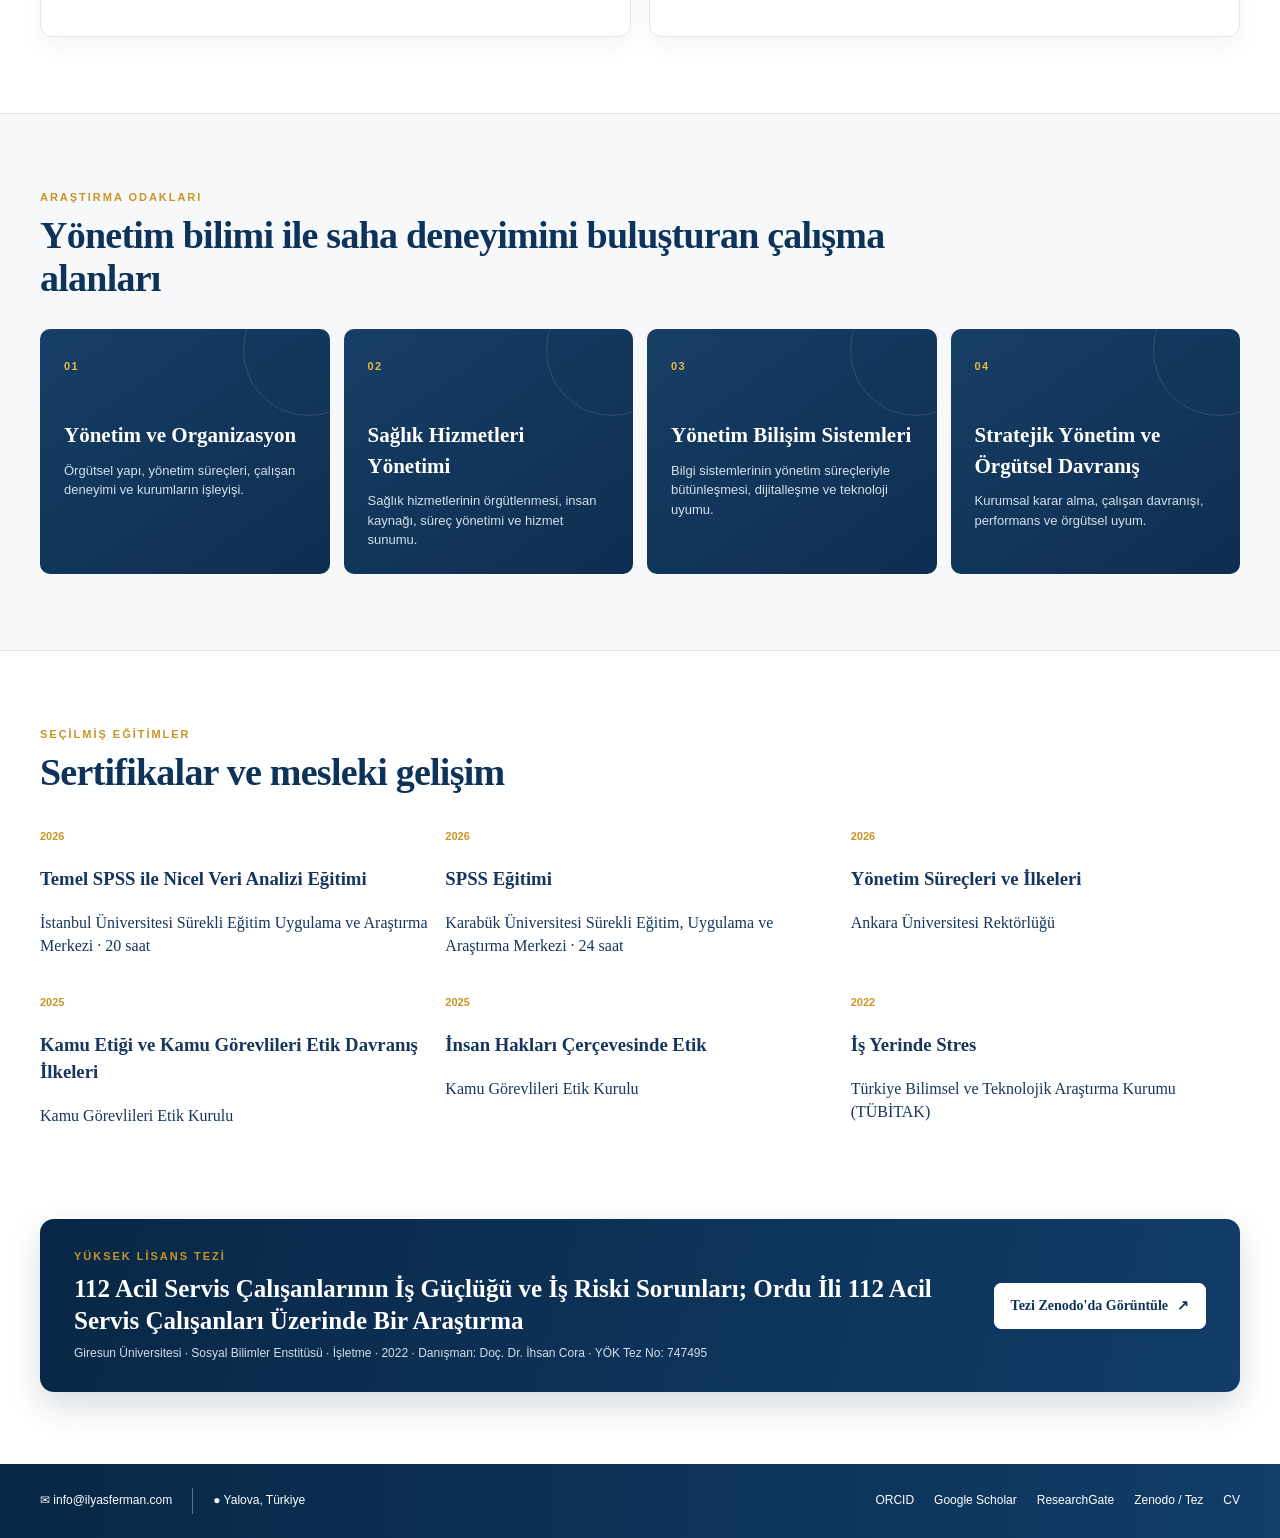
<file: index (1).html>
<!doctype html>
<html lang="tr">
<head>
  <meta charset="utf-8">
  <meta name="viewport" content="width=device-width, initial-scale=1">
  <title>İlyas Ferman | Yönetim, Sağlık Hizmetleri ve Yönetim Bilişim Sistemleri</title>
  <meta name="description" content="İlyas Ferman'ın akademik ve profesyonel profili. Yönetim ve organizasyon, sağlık hizmetleri yönetimi, yönetim bilişim sistemleri, araştırma alanları, yüksek lisans tezi ve akademik profiller.">
  <meta name="author" content="İlyas Ferman">
  <meta name="robots" content="index,follow,max-image-preview:large">
  <meta name="theme-color" content="#0d335b">
  <link rel="canonical" href="https://ilyasferman.com/">
  <link rel="icon" href="favicon.svg?v=3" type="image/svg+xml">
  <link rel="stylesheet" href="assets/site-final.css">

  <meta property="og:type" content="profile">
  <meta property="og:locale" content="tr_TR">
  <meta property="og:site_name" content="İlyas Ferman">
  <meta property="og:title" content="İlyas Ferman | Akademik ve Profesyonel Profil">
  <meta property="og:description" content="Yönetim ve Organizasyon · Sağlık Hizmetleri Yönetimi · Yönetim Bilişim Sistemleri">
  <meta property="og:url" content="https://ilyasferman.com/">
  <meta property="og:image" content="https://ilyasferman.com/assets/profile.png">
  <meta name="twitter:card" content="summary_large_image">

  <script type="application/ld+json">
  {
    "@context": "https://schema.org",
    "@type": "Person",
    "name": "İlyas Ferman",
    "url": "https://ilyasferman.com/",
    "image": "https://ilyasferman.com/assets/profile.png",
    "jobTitle": "Acil Tıp Teknisyeni",
    "email": "mailto:info@ilyasferman.com",
    "homeLocation": {"@type":"Place","name":"Yalova, Türkiye"},
    "knowsAbout": [
      "Yönetim ve Organizasyon",
      "Sağlık Hizmetleri Yönetimi",
      "Yönetim Bilişim Sistemleri",
      "Stratejik Yönetim",
      "Örgütsel Davranış",
      "Kamu Yönetimi ve Politika"
    ],
    "sameAs": [
      "https://orcid.org/0000-0003-4844-3508",
      "https://scholar.google.com/citations?user=lYZXEKEAAAAJ&hl=tr",
      "https://www.researchgate.net/profile/Ilyas-Ferman-2",
      "https://doi.org/10.5281/zenodo.23146579"
    ],
    "alumniOf": [
      {"@type":"CollegeOrUniversity","name":"Giresun Üniversitesi"},
      {"@type":"CollegeOrUniversity","name":"İstanbul Üniversitesi"},
      {"@type":"CollegeOrUniversity","name":"Anadolu Üniversitesi"}
    ]
  }
  </script>
  <script type="application/ld+json">
  {
    "@context":"https://schema.org",
    "@type":"CreativeWork",
    "name":"112 Acil Servis Çalışanlarının İş Güçlüğü ve İş Riski Sorunları; Ordu İli 112 Acil Servis Çalışanları Üzerinde Bir Araştırma",
    "author":{"@type":"Person","name":"İlyas Ferman"},
    "datePublished":"2022",
    "inLanguage":"tr",
    "identifier":"https://doi.org/10.5281/zenodo.23146579",
    "url":"https://doi.org/10.5281/zenodo.23146579"
  }
  </script>
</head>
<body>
  <a class="skip-link" href="#main">İçeriğe geç</a>

  <header class="site-header">
    <div class="header-inner">
      <a class="brand" href="#top" aria-label="Ana sayfa"><span class="brand-line"></span><span>İlyas Ferman</span></a>
      <button class="menu-toggle" aria-label="Menüyü aç" aria-expanded="false">☰</button>
      <nav class="nav" aria-label="Ana menü">
        <a class="active" href="#hakkimda">Hakkımda</a>
        <a href="#arastirma">Araştırma Alanları</a>
        <a href="#calismalar">Çalışmalar</a>
        <a href="#egitim">Eğitim</a>
        <a href="#sertifikalar">Sertifikalar</a>
        <a href="cv/ilyas-ferman-akademik-cv.pdf" target="_blank" rel="noopener">CV</a>
        <a href="#iletisim">İletişim</a>
      </nav>
      <div class="lang" aria-label="Dil"><strong>TR</strong></div>
    </div>
  </header>

  <main id="main">
    <section class="hero" id="top">
      <div class="hero-campus" aria-hidden="true"></div>
      <div class="hero-fade" aria-hidden="true"></div>
      <div class="hero-inner">
        <figure class="profile-frame">
          <img src="assets/profile.png" alt="İlyas Ferman portresi" width="430" height="600">
        </figure>
        <div class="hero-copy">
          <p class="hero-tagline">Yönetim ve Organizasyon <span>·</span> Sağlık Hizmetleri Yönetimi <span>·</span> Yönetim Bilişim Sistemleri</p>
          <p class="hero-lead">Saha deneyimini bilimsel araştırma ve analizle buluşturan; yönetim, sağlık hizmetleri ve bilgi sistemleri kesişiminde çalışmalar yürütüyorum.</p>
          <div class="hero-actions" aria-label="Akademik bağlantılar">
            <a class="btn btn-primary" href="cv/ilyas-ferman-akademik-cv.pdf" target="_blank" rel="noopener"><span class="doc-icon">▤</span> CV Görüntüle <span>→</span></a>
            <a class="btn btn-light" href="https://orcid.org/0000-0003-4844-3508" target="_blank" rel="noopener"><span class="logo-dot orcid">iD</span> ORCID</a>
            <a class="btn btn-light" href="https://scholar.google.com/citations?user=lYZXEKEAAAAJ&hl=tr" target="_blank" rel="noopener"><span class="logo-dot scholar">◆</span> Google Scholar</a>
            <a class="btn btn-light" href="https://www.researchgate.net/profile/Ilyas-Ferman-2" target="_blank" rel="noopener"><span class="logo-dot rg">RG</span> ResearchGate</a>
          </div>
        </div>
      </div>
    </section>

    <section class="dashboard" aria-label="Profil özeti">
      <div class="top-grid">
        <article class="card about-card" id="hakkimda">
          <div class="card-head"><div class="head-left"><span class="gold-icon">●</span><h2>Hakkımda</h2></div><a href="#egitim">Daha fazla <span>→</span></a></div>
          <p>2011 yılından bu yana kamu sağlık hizmetlerinde Acil Tıp Teknisyeni olarak görev yapıyorum. Mesleki saha deneyimimi yönetim, sağlık hizmetleri ve işletme alanındaki akademik eğitimle birlikte sürdürüyorum. Giresun Üniversitesi İşletme yüksek lisans programını tamamladım; hâlen Anadolu Üniversitesi Yönetim Bilişim Sistemleri lisans programında öğrenimime devam ediyorum.</p>
        </article>

        <article class="card research-card" id="arastirma">
          <div class="card-head"><div class="head-left"><span class="gold-icon">▮▮</span><h2>Araştırma Alanları</h2></div><a href="#research-detail">Daha fazla <span>→</span></a></div>
          <div class="research-grid">
            <div><span class="tile-icon">♟</span><strong>Yönetim ve<br>Organizasyon</strong></div>
            <div><span class="tile-icon">▥</span><strong>Stratejik Yönetim</strong></div>
            <div><span class="tile-icon">⚙</span><strong>Yönetim Bilişim<br>Sistemleri</strong></div>
            <div><span class="tile-icon">♥</span><strong>Sağlık Hizmetleri<br>Yönetimi</strong></div>
            <div><span class="tile-icon">▣</span><strong>Kamu Yönetimi<br>ve Politika</strong></div>
            <div><span class="tile-icon">⌘</span><strong>Örgütsel Davranış</strong></div>
          </div>
        </article>
      </div>

      <div class="bottom-grid" id="calismalar">
        <article class="card list-card thesis-card">
          <div class="card-head"><div class="head-left"><span class="gold-icon">▤</span><h2>Akademik Çalışmalar</h2></div></div>
          <div class="numbered-row">
            <span class="num">1</span>
            <div>
              <strong>Yüksek Lisans Tezi</strong>
              <p>112 Acil Servis Çalışanlarının İş Güçlüğü ve İş Riski Sorunları; Ordu İli 112 Acil Servis Çalışanları Üzerinde Bir Araştırma</p>
              <small>Giresun Üniversitesi · İşletme · 2022</small>
              <a class="inline-link" href="https://doi.org/10.5281/zenodo.23146579" target="_blank" rel="noopener">Zenodo'da görüntüle ↗</a>
            </div>
          </div>
          <div class="numbered-row muted-row">
            <span class="num">2</span><div><strong>Diğer yayınlar</strong><p>Yayın ve paylaşım izinleri tamamlandıkça eklenecektir.</p></div>
          </div>
        </article>

        <article class="card list-card" id="egitim">
          <div class="card-head"><div class="head-left"><span class="gold-icon">▱</span><h2>Eğitim</h2></div><a href="#education-detail">Tümü <span>→</span></a></div>
          <div class="compact-list">
            <div><span>2026-</span><p><strong>Anadolu Üniversitesi</strong><small>Yönetim Bilişim Sistemleri - Lisans (devam ediyor)</small></p></div>
            <div><span>2018-22</span><p><strong>Giresun Üniversitesi</strong><small>İşletme - Tezli Yüksek Lisans</small></p></div>
            <div><span>2016-18</span><p><strong>İstanbul Üniversitesi</strong><small>Sağlık Yönetimi - Lisans</small></p></div>
          </div>
        </article>

        <article class="card list-card">
          <div class="card-head"><div class="head-left"><span class="gold-icon">⌁</span><h2>Mesleki Deneyim</h2></div></div>
          <div class="compact-list experience">
            <div><span>2024-</span><p><strong>Yalova İl Sağlık Müdürlüğü</strong><small>Merkez 7 No'lu Acil Sağlık Hizmetleri İstasyonu</small></p></div>
            <div><span>2014-24</span><p><strong>Ordu Fatsa 2 No'lu ASHİ</strong><small>Acil Tıp Teknisyeni</small></p></div>
            <div><span>2011-14</span><p><strong>Ordu Fatsa Devlet Hastanesi</strong><small>Acil Tıp Teknisyeni</small></p></div>
          </div>
        </article>
      </div>
    </section>

    <section class="detail-section" id="education-detail">
      <div class="section-title"><p>AKADEMİK VE MESLEKİ ARKA PLAN</p><h2>Eğitim ve deneyim</h2></div>
      <div class="detail-grid">
        <article class="detail-panel">
          <h3>Eğitim</h3>
          <div class="timeline-list">
            <div><span>2026-Devam</span><p><strong>Anadolu Üniversitesi</strong><small>Yönetim Bilişim Sistemleri, Lisans</small></p></div>
            <div><span>2018-2022</span><p><strong>Giresun Üniversitesi</strong><small>İşletme, Tezli Yüksek Lisans</small></p></div>
            <div><span>2016-2018</span><p><strong>İstanbul Üniversitesi</strong><small>Sağlık Yönetimi, Lisans</small></p></div>
            <div><span>2014-2016</span><p><strong>Anadolu Üniversitesi</strong><small>Kamu Yönetimi, Lisans</small></p></div>
            <div><span>2012-2014</span><p><strong>Anadolu Üniversitesi</strong><small>Sağlık Kurumları İşletmeciliği, Önlisans</small></p></div>
            <div><span>2007-2011</span><p><strong>Fatsa Sağlık Meslek Lisesi</strong><small>Acil Tıp Teknisyenliği</small></p></div>
          </div>
        </article>
        <article class="detail-panel">
          <h3>Mesleki deneyim</h3>
          <div class="timeline-list">
            <div><span>2024-Devam</span><p><strong>Yalova İl Sağlık Müdürlüğü</strong><small>Merkez 7 No'lu Acil Sağlık Hizmetleri İstasyonu · Acil Tıp Teknisyeni</small></p></div>
            <div><span>2014-2024</span><p><strong>Ordu Fatsa 2 No'lu Acil Sağlık Hizmetleri İstasyonu</strong><small>Acil Tıp Teknisyeni</small></p></div>
            <div><span>2011-2014</span><p><strong>Ordu Fatsa Devlet Hastanesi</strong><small>Acil Tıp Teknisyeni · Kamu görevine Eylül 2011'de başlama</small></p></div>
          </div>
        </article>
      </div>
    </section>

    <section class="detail-section soft" id="research-detail">
      <div class="section-title"><p>ARAŞTIRMA ODAKLARI</p><h2>Yönetim bilimi ile saha deneyimini buluşturan çalışma alanları</h2></div>
      <div class="focus-grid">
        <article><span>01</span><h3>Yönetim ve Organizasyon</h3><p>Örgütsel yapı, yönetim süreçleri, çalışan deneyimi ve kurumların işleyişi.</p></article>
        <article><span>02</span><h3>Sağlık Hizmetleri Yönetimi</h3><p>Sağlık hizmetlerinin örgütlenmesi, insan kaynağı, süreç yönetimi ve hizmet sunumu.</p></article>
        <article><span>03</span><h3>Yönetim Bilişim Sistemleri</h3><p>Bilgi sistemlerinin yönetim süreçleriyle bütünleşmesi, dijitalleşme ve teknoloji uyumu.</p></article>
        <article><span>04</span><h3>Stratejik Yönetim ve Örgütsel Davranış</h3><p>Kurumsal karar alma, çalışan davranışı, performans ve örgütsel uyum.</p></article>
      </div>
    </section>

    <section class="detail-section" id="sertifikalar">
      <div class="section-title"><p>SEÇİLMİŞ EĞİTİMLER</p><h2>Sertifikalar ve mesleki gelişim</h2></div>
      <div class="certificate-grid">
        <article><span class="cert-year">2026</span><h3>Temel SPSS ile Nicel Veri Analizi Eğitimi</h3><p>İstanbul Üniversitesi Sürekli Eğitim Uygulama ve Araştırma Merkezi · 20 saat</p></article>
        <article><span class="cert-year">2026</span><h3>SPSS Eğitimi</h3><p>Karabük Üniversitesi Sürekli Eğitim, Uygulama ve Araştırma Merkezi · 24 saat</p></article>
        <article><span class="cert-year">2026</span><h3>Yönetim Süreçleri ve İlkeleri</h3><p>Ankara Üniversitesi Rektörlüğü</p></article>
        <article><span class="cert-year">2025</span><h3>Kamu Etiği ve Kamu Görevlileri Etik Davranış İlkeleri</h3><p>Kamu Görevlileri Etik Kurulu</p></article>
        <article><span class="cert-year">2025</span><h3>İnsan Hakları Çerçevesinde Etik</h3><p>Kamu Görevlileri Etik Kurulu</p></article>
        <article><span class="cert-year">2022</span><h3>İş Yerinde Stres</h3><p>Türkiye Bilimsel ve Teknolojik Araştırma Kurumu (TÜBİTAK)</p></article>
      </div>
    </section>

    <section class="thesis-feature">
      <div>
        <p class="mini-kicker">YÜKSEK LİSANS TEZİ</p>
        <h2>112 Acil Servis Çalışanlarının İş Güçlüğü ve İş Riski Sorunları; Ordu İli 112 Acil Servis Çalışanları Üzerinde Bir Araştırma</h2>
        <p>Giresun Üniversitesi · Sosyal Bilimler Enstitüsü · İşletme · 2022 · Danışman: Doç. Dr. İhsan Cora · YÖK Tez No: 747495</p>
      </div>
      <a class="btn btn-primary" href="https://doi.org/10.5281/zenodo.23146579" target="_blank" rel="noopener">Tezi Zenodo'da Görüntüle <span>↗</span></a>
    </section>
  </main>

  <footer class="footer" id="iletisim">
    <div class="footer-inner">
      <div class="footer-contact">
        <a href="https://mail.google.com/mail/?view=cm&fs=1&to=info%40ilyasferman.com&su=Web%20Sitesi%20%C3%9Czerinden%20%C4%B0leti%C5%9Fim" target="_blank" rel="noopener" class="footer-item"><span>✉</span> info@ilyasferman.com</a>
        <span class="footer-divider"></span>
        <span class="footer-item"><span>●</span> Yalova, Türkiye</span>
      </div>
      <div class="footer-links">
        <a href="https://orcid.org/0000-0003-4844-3508" target="_blank" rel="noopener">ORCID</a>
        <a href="https://scholar.google.com/citations?user=lYZXEKEAAAAJ&hl=tr" target="_blank" rel="noopener">Google Scholar</a>
        <a href="https://www.researchgate.net/profile/Ilyas-Ferman-2" target="_blank" rel="noopener">ResearchGate</a>
          <a href="https://doi.org/10.5281/zenodo.23146579" target="_blank" rel="noopener">Zenodo / Tez</a>
        <a href="cv/ilyas-ferman-akademik-cv.pdf" target="_blank" rel="noopener">CV</a>
      </div>
    </div>
  </footer>

  <script>
    const toggle = document.querySelector('.menu-toggle');
    const nav = document.querySelector('.nav');
    toggle.addEventListener('click', () => {
      const open = nav.classList.toggle('open');
      toggle.setAttribute('aria-expanded', String(open));
    });
    document.querySelectorAll('.nav a').forEach(a => a.addEventListener('click', () => {
      nav.classList.remove('open'); toggle.setAttribute('aria-expanded','false');
    }));
  </script>
</body>
</html>
</file>
<file: assets/site-final.css>
:root{
  --navy:#0d335b;
  --navy-deep:#082746;
  --blue:#0c3f8c;
  --ink:#17365f;
  --muted:#5c6b7c;
  --gold:#c89424;
  --gold-soft:#f2e5be;
  --surface:#ffffff;
  --soft:#f5f7f9;
  --line:#e2e7ec;
  --shadow:0 7px 22px rgba(8,39,70,.055);
  --radius:10px;
  --max:1480px;
}
*{box-sizing:border-box}
html{scroll-behavior:smooth}
body{margin:0;background:#fff;color:var(--ink);font-family:Georgia,"Times New Roman",serif;line-height:1.45;-webkit-font-smoothing:antialiased}
a{text-decoration:none;color:inherit}
img{max-width:100%;display:block}
button{font:inherit}
.skip-link{position:absolute;left:-9999px;top:12px;background:#fff;color:var(--navy);padding:10px 14px;z-index:100}
.skip-link:focus{left:12px}
.site-header{position:sticky;top:0;z-index:80;background:linear-gradient(90deg,var(--navy-deep),#113d68);color:#fff;border-bottom:1px solid rgba(255,255,255,.08)}
.header-inner{width:min(var(--max),calc(100% - 58px));height:62px;margin:auto;display:flex;align-items:center;gap:30px}
.brand{display:flex;align-items:center;gap:12px;font-size:26px;font-weight:700;white-space:nowrap}
.brand-line{width:4px;height:34px;background:#e8b329;border-radius:3px}
.nav{margin-left:auto;display:flex;align-items:center;gap:30px;font-size:15px}
.nav a{position:relative;padding:21px 0 18px;color:#fff;opacity:.96}
.nav a:hover,.nav a.active{color:#fff}
.nav a.active:after,.nav a:hover:after{content:"";position:absolute;left:0;right:0;bottom:10px;height:3px;background:#e8b329;border-radius:4px}
.lang{font-family:Arial,sans-serif;font-size:12px;margin-left:6px}
.menu-toggle{display:none;margin-left:auto;background:transparent;border:0;color:#fff;font-size:24px;cursor:pointer}

.hero{position:relative;min-height:330px;overflow:hidden;background:#fff;border-bottom:1px solid var(--line)}
.hero-campus{position:absolute;top:0;right:0;bottom:0;width:58%;background-image:url('campus.png');background-size:contain;background-position:right top;background-repeat:no-repeat;-webkit-mask-image:linear-gradient(90deg,transparent 0%,rgba(0,0,0,.28) 8%,#000 26%);mask-image:linear-gradient(90deg,transparent 0%,rgba(0,0,0,.28) 8%,#000 26%)}
.hero-fade{position:absolute;inset:0;background:linear-gradient(90deg,#fff 0%,#fff 48%,rgba(255,255,255,.62) 58%,rgba(255,255,255,0) 72%)}
.hero-inner{position:relative;z-index:2;width:min(var(--max),calc(100% - 80px));margin:auto;min-height:330px;display:grid;grid-template-columns:150px 570px 1fr;align-items:center;gap:28px}
.profile-frame{margin:0;width:150px;height:198px;border-radius:7px;overflow:hidden;border:1px solid rgba(13,51,91,.12);box-shadow:0 3px 12px rgba(8,39,70,.08);background:#eee}
.profile-frame img{width:100%;height:100%;object-fit:cover;object-position:center center}
.hero-copy{align-self:center;max-width:590px}
.hero-copy h1{font-size:49px;line-height:1.05;margin:0 0 10px;color:#0b2d63;letter-spacing:-.02em}
.hero-tagline{font-size:19px;margin:0 0 12px;color:#173f74}
.hero-tagline span{color:var(--gold);padding:0 4px}
.hero-lead{font-size:17px;line-height:1.45;margin:0 0 22px;color:#274d78;max-width:560px}
.hero-actions{display:flex;flex-wrap:wrap;gap:10px}
.btn{display:inline-flex;align-items:center;justify-content:center;gap:9px;min-height:46px;padding:0 16px;border-radius:7px;border:1px solid #dbe2e8;font-size:14px;font-weight:700;box-shadow:0 2px 7px rgba(8,39,70,.025);transition:.18s ease;cursor:pointer}
.btn:hover{transform:translateY(-1px);box-shadow:0 5px 14px rgba(8,39,70,.08)}
.btn-primary{background:var(--navy);border-color:var(--navy);color:#fff}
.btn-light{background:rgba(255,255,255,.94);color:#173f74}
.logo-dot{width:26px;height:26px;border-radius:50%;display:inline-grid;place-items:center;font-family:Arial,sans-serif;font-size:11px;font-weight:900;color:#fff}
.logo-dot.orcid{background:#a6ce39}.logo-dot.scholar{background:#2b77e5}.logo-dot.rg{background:#23b7ad;border-radius:5px}.doc-icon{font-family:Arial,sans-serif;font-size:18px}

.dashboard{width:min(var(--max),calc(100% - 80px));margin:14px auto 0}
.top-grid{display:grid;grid-template-columns:1fr 1.04fr;gap:14px}
.bottom-grid{display:grid;grid-template-columns:1.02fr .92fr .88fr;gap:14px;margin-top:14px}
.card{background:#fff;border:1px solid var(--line);border-radius:var(--radius);box-shadow:var(--shadow);padding:18px 20px}
.card-head{display:flex;align-items:center;justify-content:space-between;gap:16px;margin-bottom:14px;padding-bottom:9px;border-bottom:1px solid #edf0f3}
.head-left{display:flex;align-items:center;gap:12px}
.card h2{font-size:23px;margin:0;color:#0b3b89;line-height:1.15}
.card-head>a{font-size:13px;color:#0b4bc0;white-space:nowrap}
.gold-icon{width:30px;color:var(--gold);font-family:Arial,sans-serif;font-size:23px;text-align:center}
.about-card>p{font-size:15px;line-height:1.53;color:#365779;margin:0;max-width:720px}
.research-grid{display:grid;grid-template-columns:repeat(3,1fr);gap:8px}
.research-grid>div{min-height:77px;background:linear-gradient(#fafbfc,#f3f5f7);border:1px solid #e7ebef;border-radius:7px;display:flex;flex-direction:column;align-items:center;justify-content:center;gap:4px;text-align:center;color:#0b3b89}
.research-grid strong{font-size:14px;line-height:1.18}.tile-icon{font-family:Arial,sans-serif;font-size:23px;color:#0b3b89}
.numbered-row{display:grid;grid-template-columns:30px 1fr;gap:10px;padding:10px 0;border-bottom:1px solid #edf0f3}
.numbered-row:last-child{border-bottom:0}.num{width:28px;height:28px;border-radius:50%;background:#f0f3f7;color:#0b3b89;display:grid;place-items:center;font-family:Arial,sans-serif;font-weight:700;font-size:12px}
.numbered-row strong{font-size:15px;color:#0b3b89}.numbered-row p{margin:3px 0;font-size:13px;color:#34577e;line-height:1.35}.numbered-row small{font-family:Arial,sans-serif;font-size:11px;color:#66778b}.inline-link{display:inline-block;margin-top:5px;font-size:12px;color:#0b4bc0}.muted-row{opacity:.7}
.compact-list>div{display:grid;grid-template-columns:64px 1fr;gap:10px;padding:10px 0;border-bottom:1px solid #edf0f3}.compact-list>div:last-child{border-bottom:0}.compact-list span{font-family:Arial,sans-serif;font-size:11px;color:var(--gold);font-weight:800}.compact-list p{margin:0}.compact-list strong{display:block;font-size:14px;color:#0b3b89}.compact-list small{display:block;margin-top:2px;font-family:Arial,sans-serif;font-size:11px;color:#66778b;line-height:1.35}

.detail-section{padding:76px max(40px,calc((100% - var(--max))/2));background:#fff}.detail-section.soft{background:#f7f8fa;border-top:1px solid var(--line);border-bottom:1px solid var(--line)}
.section-title{max-width:880px;margin-bottom:30px}.section-title p,.mini-kicker{margin:0 0 8px;font-family:Arial,sans-serif;font-size:11px;letter-spacing:.18em;font-weight:800;color:var(--gold)}.section-title h2{font-size:38px;line-height:1.12;margin:0;color:var(--navy);letter-spacing:-.02em}
.detail-grid{display:grid;grid-template-columns:1fr 1fr;gap:18px}.detail-panel{border:1px solid var(--line);border-radius:12px;background:#fff;padding:26px;box-shadow:var(--shadow)}.detail-panel h3{font-size:26px;margin:0 0 14px;color:var(--navy)}
.timeline-list>div{display:grid;grid-template-columns:110px 1fr;gap:14px;padding:13px 0;border-bottom:1px solid #edf0f3}.timeline-list>div:last-child{border-bottom:0}.timeline-list span{font-family:Arial,sans-serif;font-size:12px;color:var(--gold);font-weight:800}.timeline-list p{margin:0}.timeline-list strong{display:block;color:var(--navy);font-size:15px}.timeline-list small{display:block;font-family:Arial,sans-serif;color:#66778b;font-size:12px;margin-top:2px}.experience-note{margin-top:20px;padding:18px;background:var(--navy);color:#fff;border-radius:8px;display:flex;align-items:center;gap:14px}.experience-note strong{font-size:30px;color:#e8b329}.experience-note span{font-family:Arial,sans-serif;font-size:13px;line-height:1.4}
.focus-grid{display:grid;grid-template-columns:repeat(4,1fr);gap:14px}.focus-grid article{min-height:210px;padding:24px;border-radius:10px;background:linear-gradient(145deg,#173e65,#0d2e50);color:#fff;position:relative;overflow:hidden}.focus-grid article:after{content:"";position:absolute;right:-45px;top:-45px;width:130px;height:130px;border:1px solid rgba(255,255,255,.12);border-radius:50%}.focus-grid span{font-family:Arial,sans-serif;font-size:11px;color:#e6b746;font-weight:900;letter-spacing:.12em}.focus-grid h3{font-size:21px;margin:44px 0 10px}.focus-grid p{margin:0;font-family:Arial,sans-serif;color:#d4dfeb;font-size:13px;line-height:1.5}

.certificate-grid{display:grid;grid-template-columns:repeat(3,1fr);gap:16px}
.certificate-card{appearance:none;width:100%;padding:0;border:1px solid var(--line);border-radius:12px;background:#fff;box-shadow:var(--shadow);overflow:hidden;text-align:left;color:inherit;cursor:pointer;transition:.18s ease}
.certificate-card:hover{transform:translateY(-2px);box-shadow:0 12px 28px rgba(8,39,70,.11);border-color:#cbd5df}
.cert-preview{height:190px;padding:18px;background:linear-gradient(145deg,#f8fafc,#eef3f7);display:grid;place-items:center;border-bottom:1px solid var(--line)}
.cert-sheet{width:min(78%,220px);height:154px;background:#fff;border:1px solid #cbd7e2;box-shadow:0 8px 20px rgba(8,39,70,.1);display:flex;flex-direction:column;align-items:center;justify-content:center;text-align:center;padding:12px;position:relative}
.cert-sheet.landscape{width:min(92%,280px);height:145px}
.cert-sheet:before,.cert-sheet:after{content:"";position:absolute;inset:7px;border:1px solid rgba(13,51,91,.12);pointer-events:none}.cert-sheet:after{inset:11px;border-color:rgba(200,148,36,.18)}
.cert-sheet .mini-inst{font:700 8px/1.25 Arial,sans-serif;color:#66778b;text-transform:uppercase;letter-spacing:.05em;z-index:1}
.cert-sheet .mini-cert{font:700 15px/1.2 Georgia,serif;color:var(--navy);margin:9px 0 5px;z-index:1}
.cert-sheet .mini-name{font:700 11px/1.2 Arial,sans-serif;color:#172f50;z-index:1}.cert-sheet .mini-course{font:700 8px/1.3 Arial,sans-serif;color:#334f70;margin-top:7px;max-width:90%;z-index:1}
.cert-meta{padding:17px 18px 18px}.cert-meta-top{display:flex;justify-content:space-between;gap:12px;align-items:center;margin-bottom:7px}.cert-year{font-family:Arial,sans-serif;font-size:11px;color:var(--gold);font-weight:800}.cert-pages{font-family:Arial,sans-serif;font-size:10px;color:#66778b;background:#f1f4f7;padding:4px 7px;border-radius:99px}.certificate-card h3{font-size:18px;color:var(--navy);margin:0 0 6px;line-height:1.25}.certificate-card p{font-family:Arial,sans-serif;font-size:12px;color:#66778b;margin:0;line-height:1.45}.cert-open{display:inline-flex;margin-top:11px;font:700 11px Arial,sans-serif;color:#0b4bc0;align-items:center;gap:5px}.privacy-note{margin:18px 0 0;font:12px/1.5 Arial,sans-serif;color:#66778b}

.thesis-feature{width:min(var(--max),calc(100% - 80px));margin:0 auto 72px;background:linear-gradient(105deg,var(--navy-deep),#113d68);color:#fff;border-radius:14px;padding:30px 34px;display:grid;grid-template-columns:1fr auto;gap:30px;align-items:center;box-shadow:0 14px 32px rgba(8,39,70,.16)}.thesis-feature h2{font-size:25px;line-height:1.25;margin:0 0 9px}.thesis-feature p:not(.mini-kicker){margin:0;font-family:Arial,sans-serif;color:#d4dfeb;font-size:12px}.thesis-feature .btn-primary{background:#fff;color:var(--navy);border-color:#fff;white-space:nowrap}
.footer{background:linear-gradient(90deg,var(--navy-deep),#113d68);color:#fff;padding:24px 0}.footer-inner{width:min(var(--max),calc(100% - 80px));margin:auto;display:flex;align-items:center;justify-content:space-between;gap:26px}.footer-contact,.footer-links{display:flex;align-items:center;gap:20px;flex-wrap:wrap}.footer-item,.footer-links a{font-size:12px;font-family:Arial,sans-serif;color:#fff}.footer-divider{width:1px;height:26px;background:rgba(255,255,255,.35)}.footer-links a:hover{color:#e8b329}

.document-modal[hidden]{display:none}.document-modal{position:fixed;inset:0;z-index:200;background:rgba(4,22,40,.78);backdrop-filter:blur(5px);padding:24px;display:grid;place-items:center}.document-dialog{width:min(1100px,100%);height:min(92vh,980px);background:#f4f6f8;border-radius:14px;box-shadow:0 30px 80px rgba(0,0,0,.35);display:grid;grid-template-rows:auto 1fr;overflow:hidden}.document-toolbar{display:flex;align-items:center;gap:16px;padding:13px 16px;background:#fff;border-bottom:1px solid var(--line)}.document-toolbar strong{color:var(--navy);font-size:16px;min-width:0;white-space:nowrap;overflow:hidden;text-overflow:ellipsis}.document-toolbar .toolbar-spacer{flex:1}.document-close,.document-newtab{border:1px solid #dbe2e8;background:#fff;color:var(--navy);border-radius:7px;min-height:38px;padding:0 12px;font:700 12px Arial,sans-serif;cursor:pointer}.document-close{font-size:20px;width:42px;padding:0}.document-body{overflow:auto;padding:22px}.document-frame{width:100%;height:100%;border:0;background:#fff}.document-html{display:grid;gap:24px;justify-items:center}.certificate-page{width:min(820px,100%);min-height:980px;background:#fff;border:1px solid #d9e0e7;box-shadow:0 12px 34px rgba(8,39,70,.12);padding:70px 64px;position:relative;text-align:center;color:#172f50}.certificate-page.landscape{min-height:570px}.certificate-page:before{content:"";position:absolute;inset:18px;border:2px solid #173f74;pointer-events:none}.certificate-page:after{content:"";position:absolute;inset:25px;border:1px solid #c89424;pointer-events:none}.certificate-page>*{position:relative;z-index:1}.certificate-page .issuer{font:700 13px/1.4 Arial,sans-serif;color:#52677f;text-transform:uppercase;letter-spacing:.06em}.certificate-page h2{font-size:34px;margin:30px 0 16px;color:var(--navy)}.certificate-page .recipient{font:700 27px/1.2 Arial,sans-serif;margin:22px 0}.certificate-page .course{font-size:24px;font-weight:700;margin:24px auto;max-width:680px}.certificate-page .body-copy{font:15px/1.7 Arial,sans-serif;max-width:690px;margin:0 auto}.certificate-page .details{margin-top:34px;font:13px/1.7 Arial,sans-serif;color:#52677f}.certificate-page .signatures{display:grid;grid-template-columns:1fr 1fr;gap:30px;margin-top:55px;font:13px/1.5 Arial,sans-serif}.certificate-page .page-label{position:absolute;bottom:35px;left:0;right:0;font:11px Arial,sans-serif;color:#8190a0}.transcript-page{text-align:left}.transcript-page h2{text-align:center}.topic-grid{display:grid;grid-template-columns:1fr 1fr;gap:7px 24px;margin-top:30px;font:13px/1.45 Arial,sans-serif}.topic-grid span{padding-bottom:5px;border-bottom:1px solid #edf0f3}.document-privacy{width:min(820px,100%);padding:10px 14px;border-radius:8px;background:#fff5db;color:#705217;font:12px/1.5 Arial,sans-serif;border:1px solid #ecd49b}
body.modal-open{overflow:hidden}

@media(max-width:1100px){
  .header-inner{width:calc(100% - 34px)}.nav{display:none;position:absolute;left:0;right:0;top:62px;background:var(--navy-deep);padding:14px 24px;flex-direction:column;align-items:flex-start;gap:0;border-top:1px solid rgba(255,255,255,.1)}.nav.open{display:flex}.nav a{padding:11px 0}.nav a:after{display:none}.menu-toggle{display:block}.lang{display:none}
  .hero-inner{width:calc(100% - 46px);grid-template-columns:130px minmax(0,560px);gap:20px;min-height:360px}.profile-frame{width:130px;height:172px}.hero-copy h1{font-size:42px}.hero-campus{background-position:right top;background-size:contain}.hero-fade{background:linear-gradient(90deg,#fff 0%,#fff 40%,rgba(255,255,255,.9) 55%,rgba(255,255,255,.1) 86%)}
  .dashboard{width:calc(100% - 46px)}.top-grid,.bottom-grid{grid-template-columns:1fr}.detail-grid{grid-template-columns:1fr}.focus-grid{grid-template-columns:repeat(2,1fr)}.certificate-grid{grid-template-columns:repeat(2,1fr)}.thesis-feature{width:calc(100% - 46px);grid-template-columns:1fr}.footer-inner{width:calc(100% - 46px);align-items:flex-start;flex-direction:column}
}
@media(max-width:690px){
  .brand{font-size:22px}.brand-line{height:28px}.hero{min-height:auto}.hero-campus{opacity:.32;background-position:right top;background-size:contain}.hero-fade{background:linear-gradient(180deg,rgba(255,255,255,.92),rgba(255,255,255,.97))}.hero-inner{width:calc(100% - 28px);display:grid;grid-template-columns:104px 1fr;gap:14px;padding:28px 0 24px;min-height:0}.profile-frame{width:104px;height:138px;align-self:start}.hero-copy h1{font-size:34px}.hero-tagline{font-size:15px}.hero-lead{font-size:14px}.hero-actions{grid-column:1/-1;margin-top:6px}.btn{min-height:42px;font-size:12px;padding:0 12px}
  .dashboard{width:calc(100% - 20px);margin-top:10px}.card{padding:15px}.card h2{font-size:20px}.research-grid{grid-template-columns:repeat(2,1fr)}.about-card>p{font-size:14px}.detail-section{padding:54px 14px}.section-title h2{font-size:30px}.focus-grid,.certificate-grid{grid-template-columns:1fr}.timeline-list>div{grid-template-columns:86px 1fr}.thesis-feature{width:calc(100% - 20px);margin-bottom:44px;padding:22px}.thesis-feature h2{font-size:21px}.footer-inner{width:calc(100% - 28px)}
  .document-modal{padding:0}.document-dialog{height:100vh;border-radius:0}.document-toolbar{padding:10px}.document-newtab{display:none}.document-body{padding:10px}.certificate-page{min-height:740px;padding:52px 28px}.certificate-page.landscape{min-height:520px}.certificate-page h2{font-size:26px}.certificate-page .recipient{font-size:22px}.certificate-page .course{font-size:19px}.topic-grid{grid-template-columns:1fr;font-size:12px}.certificate-page .signatures{grid-template-columns:1fr;gap:16px;margin-top:36px}
}
@media(prefers-reduced-motion:reduce){html{scroll-behavior:auto}.btn:hover,.certificate-card:hover{transform:none}}

/* Final hero refinements: keep the approved portrait unchanged, show the flag fully, avoid duplicate name. */
.hero-copy{padding-top:2px}
.hero-copy .hero-tagline{font-size:21px;line-height:1.32;margin-bottom:14px}
@media(max-width:1100px){.hero-campus{background-position:right top}.hero-copy .hero-tagline{font-size:19px}}
@media(max-width:690px){.hero-campus{background-position:right top}.hero-copy .hero-tagline{font-size:15px}}

/* Final publication pass */
.hero-campus{background-size:auto 100%;background-position:right top}
@media(max-width:1100px){.hero-campus{background-size:auto 100%;background-position:right top}}
@media(max-width:690px){.hero-campus{background-size:auto 100%;background-position:right top}}
</file>
